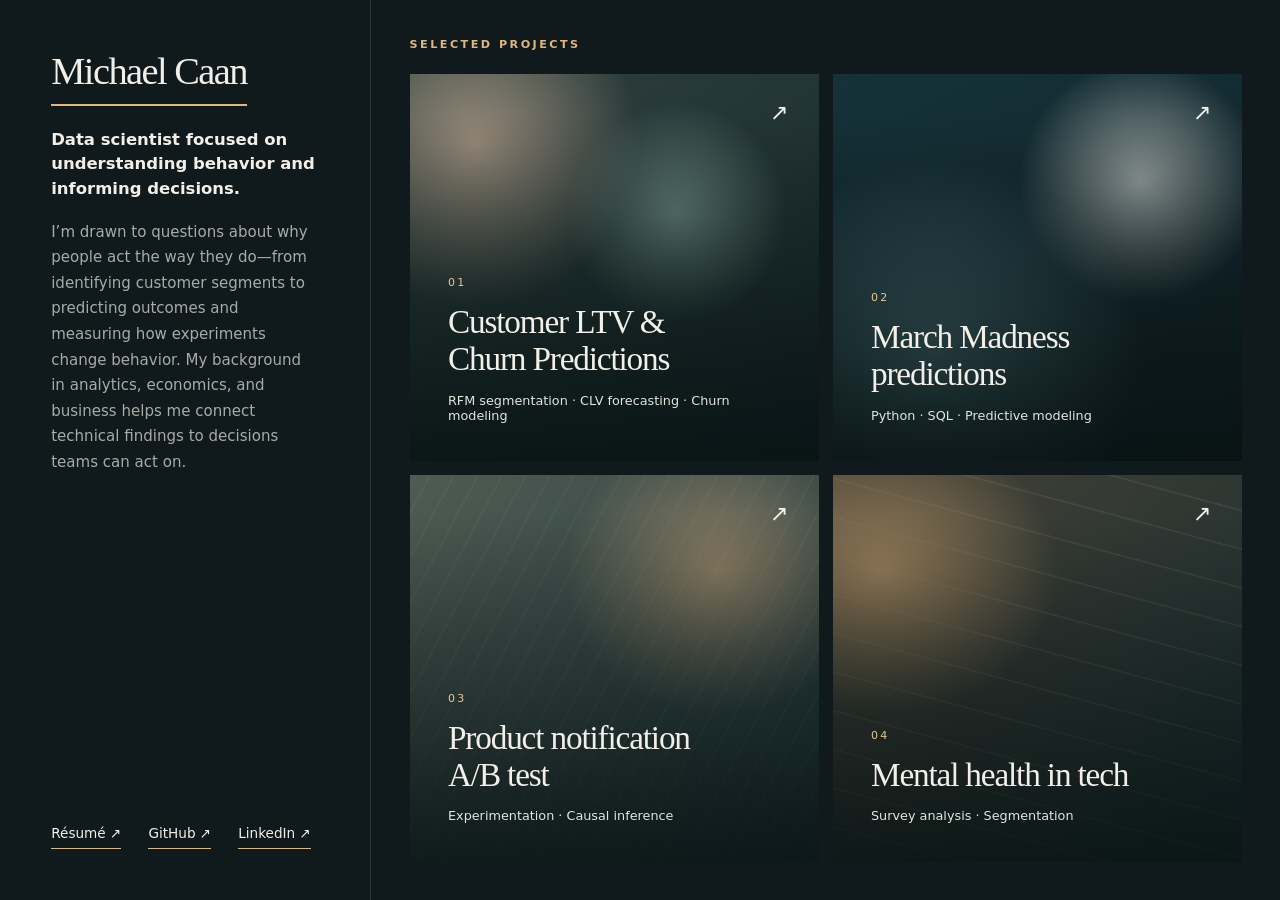
<file: index.html>
<!doctype html>
<html lang="en">
<head>
  <meta charset="utf-8">
  <meta name="viewport" content="width=device-width, initial-scale=1">
  <meta name="description" content="Michael Caan’s data science projects in experimentation, predictive modeling, and behavioral analysis.">
  <title>Michael Caan — Data Science</title>
  <link rel="canonical" href="https://mcaan.github.io/">
  <link rel="stylesheet" href="styles.css">
</head>
<body>
  <div class="shell">
    <aside class="sidebar" aria-label="Profile and navigation">
      <h1>Michael Caan</h1>
      <div class="bio">
        <p class="bio-lead">Data scientist focused on understanding behavior and informing decisions.</p>
        <p>I’m drawn to questions about why people act the way they do—from identifying customer segments to predicting outcomes and measuring how experiments change behavior. My background in analytics, economics, and business helps me connect technical findings to decisions teams can act on.</p>
      </div>
      <nav class="nav" aria-label="Main links"><a href="resume.html">Résumé ↗</a><a href="https://github.com/mcaan">GitHub ↗</a><a href="https://www.linkedin.com/in/mcaan/">LinkedIn ↗</a></nav>
    </aside>
    <main class="content" id="projects">
      <header class="top"><span class="eyebrow">Selected projects</span></header>
      <div class="grid">
        <!-- Project links currently open their GitHub repositories. Update them to rendered project pages when available. -->
        <a class="card four" href="projects/customer-ltv-churn.html" aria-label="View Customer LTV and Churn Predictions case study"><span class="arrow" aria-hidden="true">↗</span><div class="card-inner"><span class="number">01</span><h2>Customer LTV &amp;<br>Churn Predictions</h2><p>RFM segmentation · CLV forecasting · Churn modeling</p></div></a>
        <a class="card two" href="projects/march-madness.html" aria-label="View March Madness predictions case study"><span class="arrow" aria-hidden="true">↗</span><div class="card-inner"><span class="number">02</span><h2>March Madness predictions</h2><p>Python · SQL · Predictive modeling</p></div></a>
        <a class="card one" href="projects/notification-ab-test.html" aria-label="View Product notification A/B test case study"><span class="arrow" aria-hidden="true">↗</span><div class="card-inner"><span class="number">03</span><h2>Product notification<br>A/B test</h2><p>Experimentation · Causal inference</p></div></a>
        <a class="card three" href="projects/mental-health-tech.html" aria-label="View Mental health in tech case study"><span class="arrow" aria-hidden="true">↗</span><div class="card-inner"><span class="number">04</span><h2>Mental health in tech</h2><p>Survey analysis · Segmentation</p></div></a>
      </div>
    </main>
  </div>
</body>
</html>
</file>
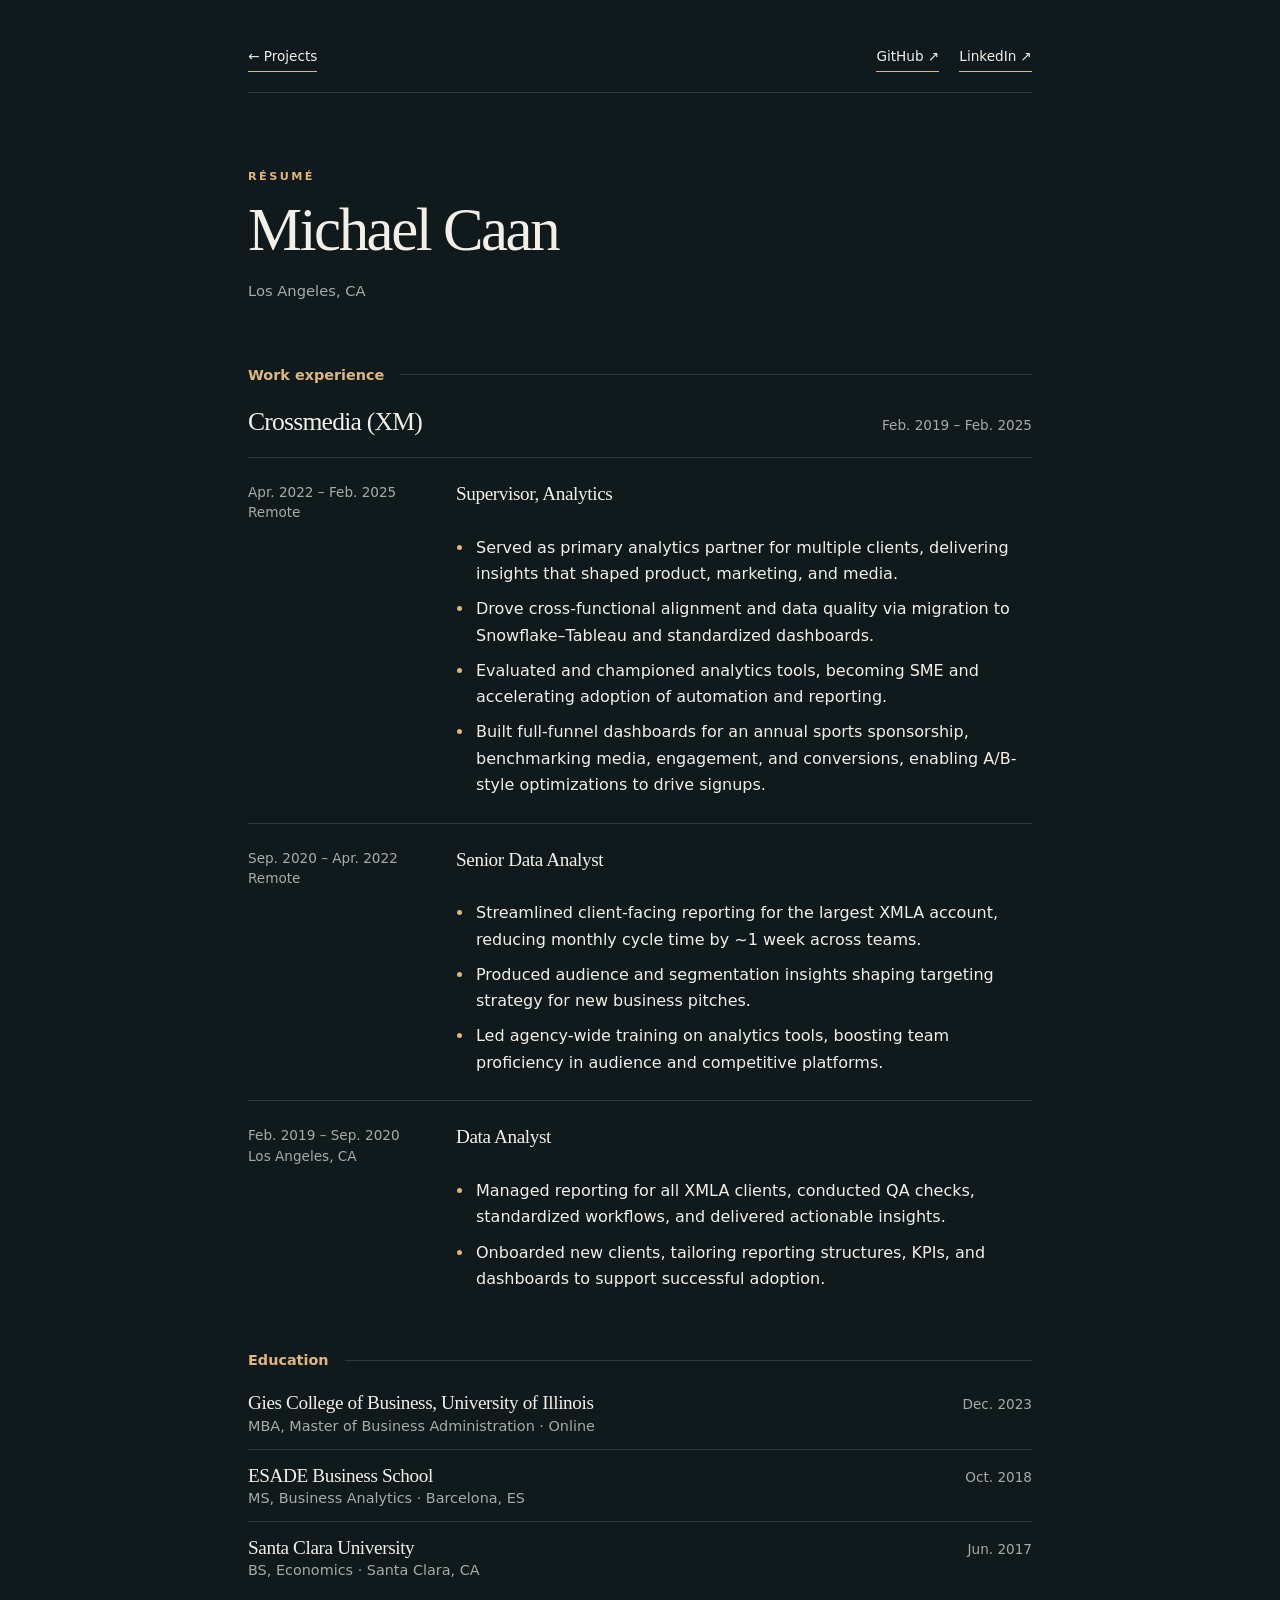
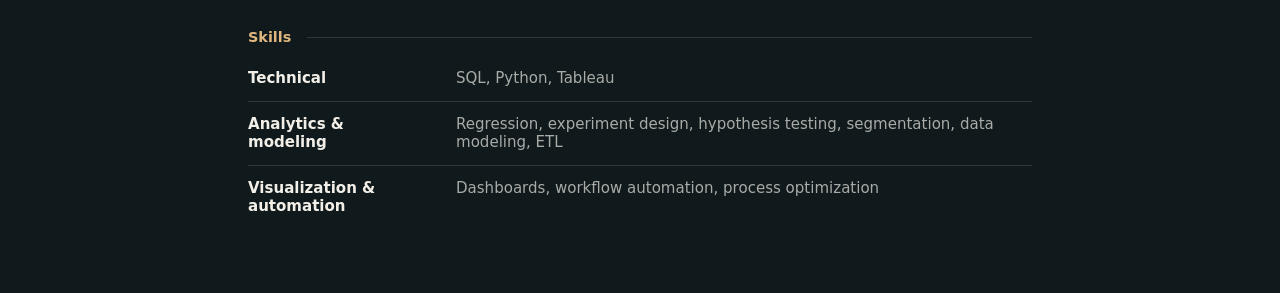
<file: resume.html>
<!doctype html>
<html lang="en">
<head>
  <meta charset="utf-8">
  <meta name="viewport" content="width=device-width, initial-scale=1">
  <meta name="description" content="Michael Caan's experience, education, and analytics skills.">
  <meta name="theme-color" content="#10191b">
  <title>Résumé — Michael Caan</title>
  <link rel="canonical" href="https://mcaan.github.io/resume.html">
  <link rel="stylesheet" href="styles.css">
  <style>
    /* Résumé page. Uses the tokens from styles.css: --ink, --muted, --line, --bg.
       The values below repeat them so the page still looks right if styles.css doesn't load. */
    :root { color-scheme: dark; --ink: #f2efe8; --muted: #a8aba8; --line: #ffffff20; --bg: #10191b; }
    body.resume-page { margin: 0; background: var(--bg); color: var(--ink); font-family: Inter, ui-sans-serif, system-ui, -apple-system, "Segoe UI", sans-serif; }
    .resume-shell { max-width: 52rem; margin: 0 auto; padding: clamp(22px, 4vw, 48px) 1.5rem 4rem; }

    .resume-nav { display: flex; justify-content: space-between; gap: 1rem; padding-bottom: 1.25rem; border-bottom: 1px solid var(--line); }
    .resume-nav a { text-decoration: none; border-bottom: 1px solid #dcb881; padding-bottom: 7px; font-size: .85rem; }
    .resume-nav a:hover { color: #e9bd79; }
    .nav-actions { display: flex; flex-wrap: wrap; justify-content: flex-end; gap: 1.25rem; }

    .resume-header { padding: clamp(36px, 7vw, 72px) 0 2rem; }
    .resume-header h1 { font-family: Georgia, serif; font-weight: 400; font-size: clamp(2.5rem, 6vw, 3.8rem); line-height: 1.05; letter-spacing: -.04em; margin: 14px 0 20px; }
    .resume-contact { display: flex; flex-wrap: wrap; gap: .5rem 1.75rem; color: var(--muted); font-size: .92rem; }
    .resume-contact a { text-decoration-color: #dcb881; text-underline-offset: 4px; }
    .resume-contact a:hover { color: #e9bd79; }

    .resume-section { padding-top: 2.25rem; }
    .resume-section h2 { display: flex; align-items: center; gap: 1rem; margin: 0 0 1.5rem; font-size: .9rem; font-weight: 600; color: #dfb77e; }
    .resume-section h2::after { content: ""; flex: 1; height: 1px; background: var(--line); }

    .resume-company { display: flex; flex-wrap: wrap; justify-content: space-between; align-items: baseline; gap: .25rem 1rem; margin-bottom: 1.25rem; }
    .resume-company h3 { margin: 0; font-family: Georgia, serif; font-weight: 400; font-size: 1.6rem; letter-spacing: -.03em; }
    .resume-company span { color: var(--muted); font-size: .85rem; }

    .resume-role { display: grid; grid-template-columns: 11rem 1fr; gap: .4rem 2rem; padding: 1.5rem 0; border-top: 1px solid var(--line); }
    .resume-role-head { display: contents; }
    .resume-role-head span { grid-column: 1; grid-row: 1; color: var(--muted); font-size: .85rem; line-height: 1.5; }
    .resume-role-head h4 { grid-column: 2; grid-row: 1; margin: 0; font-family: Georgia, serif; font-weight: 400; font-size: 1.2rem; letter-spacing: -.02em; line-height: 1.3; }
    .resume-role ul { grid-column: 2; grid-row: 2; margin: .35rem 0 0; padding-left: 1.1rem; }
    .resume-role li { margin-bottom: .55rem; padding-left: .15rem; max-width: 65ch; line-height: 1.65; font-size: 1rem; color: var(--ink); }
    .resume-role li::marker { color: #dfb77e; }
    .resume-role li:last-child { margin-bottom: 0; }

    .resume-entry { display: flex; justify-content: space-between; align-items: baseline; gap: .25rem 1.5rem; padding: .94rem 0; border-top: 1px solid var(--line); }
    .resume-entry:first-of-type { border-top: 0; padding-top: 0; }
    .resume-entry h3 { margin: 0; font-family: Georgia, serif; font-weight: 400; font-size: 1.2rem; letter-spacing: -.02em; }
    .resume-entry p { margin: .2rem 0 0; color: var(--muted); font-size: .9rem; }
    .resume-entry > span { flex-shrink: 0; color: var(--muted); font-size: .85rem; }

    .resume-skills { margin: 0; }
    .resume-skills > div { display: grid; grid-template-columns: 11rem 1fr; gap: .25rem 2rem; padding: .85rem 0; border-top: 1px solid var(--line); }
    .resume-skills > div:first-child { border-top: 0; padding-top: 0; }
    .resume-skills dt { font-weight: 600; font-size: .94rem; }
    .resume-skills dd { margin: 0; color: var(--muted); font-size: .94rem; max-width: 65ch; }

    @media (max-width: 640px) {
      .resume-shell { padding: 1.25rem 1.1rem 3rem; }
      .resume-role, .resume-skills > div { grid-template-columns: 1fr; gap: .15rem; }
      .resume-role-head span, .resume-role-head h4, .resume-role ul { grid-column: 1; }
      .resume-role-head h4 { grid-row: 1; }
      .resume-role-head span { grid-row: 2; margin-bottom: .5rem; }
      .resume-role ul { grid-row: 3; }
      .resume-entry { flex-direction: column; }
    }

    @media print {
      :root { --ink: #000; --muted: #444; --line: #ccc; --bg: #fff; }
      body { background: #fff; color: #000; font-size: 10.5pt; }
      .resume-nav { display: none; }
      .resume-shell { max-width: none; padding: 0; }
      .resume-header { padding: 0 0 1rem; }
      .resume-section h2 { color: #000; }
      .resume-role li { color: #000; }
      .resume-role { break-inside: avoid; padding: .9rem 0; }
      a { text-decoration: none; }
    }
  </style>
</head>
<body class="resume-page">
  <div class="resume-shell">
    <nav class="resume-nav" aria-label="Page navigation"><a href="index.html">← Projects</a><span class="nav-actions"><a href="https://github.com/mcaan">GitHub ↗</a><a href="https://www.linkedin.com/in/mcaan/">LinkedIn ↗</a></span></nav>
    <header class="resume-header">
      <span class="eyebrow">Résumé</span>
      <h1>Michael Caan</h1>
      <div class="resume-contact"><span>Los Angeles, CA</span></div>
    </header>
    <main>
      <section class="resume-section" aria-labelledby="experience"><h2 id="experience">Work experience</h2>
        <div class="resume-company"><h3>Crossmedia (XM)</h3><span>Feb. 2019 – Feb. 2025</span></div>
        <article class="resume-role"><div class="resume-role-head"><h4>Supervisor, Analytics</h4><span>Apr. 2022 – Feb. 2025<br>Remote</span></div><ul>
          <li>Served as primary analytics partner for multiple clients, delivering insights that shaped product, marketing, and media.</li>
          <li>Drove cross-functional alignment and data quality via migration to Snowflake–Tableau and standardized dashboards.</li>
          <li>Evaluated and championed analytics tools, becoming SME and accelerating adoption of automation and reporting.</li>
          <li>Built full-funnel dashboards for an annual sports sponsorship, benchmarking media, engagement, and conversions, enabling A/B-style optimizations to drive signups.</li>
        </ul></article>
        <article class="resume-role"><div class="resume-role-head"><h4>Senior Data Analyst</h4><span>Sep. 2020 – Apr. 2022<br>Remote</span></div><ul>
          <li>Streamlined client-facing reporting for the largest XMLA account, reducing monthly cycle time by ~1 week across teams.</li>
          <li>Produced audience and segmentation insights shaping targeting strategy for new business pitches.</li>
          <li>Led agency-wide training on analytics tools, boosting team proficiency in audience and competitive platforms.</li>
        </ul></article>
        <article class="resume-role"><div class="resume-role-head"><h4>Data Analyst</h4><span>Feb. 2019 – Sep. 2020<br>Los Angeles, CA</span></div><ul>
          <li>Managed reporting for all XMLA clients, conducted QA checks, standardized workflows, and delivered actionable insights.</li>
          <li>Onboarded new clients, tailoring reporting structures, KPIs, and dashboards to support successful adoption.</li>
        </ul></article>
      </section>
      <section class="resume-section" aria-labelledby="education"><h2 id="education">Education</h2>
        <div class="resume-entry"><div><h3>Gies College of Business, University of Illinois</h3><p>MBA, Master of Business Administration · Online</p></div><span>Dec. 2023</span></div>
        <div class="resume-entry"><div><h3>ESADE Business School</h3><p>MS, Business Analytics · Barcelona, ES</p></div><span>Oct. 2018</span></div>
        <div class="resume-entry"><div><h3>Santa Clara University</h3><p>BS, Economics · Santa Clara, CA</p></div><span>Jun. 2017</span></div>
      </section>
      <section class="resume-section" aria-labelledby="skills"><h2 id="skills">Skills</h2>
        <dl class="resume-skills"><div><dt>Technical</dt><dd>SQL, Python, Tableau</dd></div><div><dt>Analytics &amp; modeling</dt><dd>Regression, experiment design, hypothesis testing, segmentation, data modeling, ETL</dd></div><div><dt>Visualization &amp; automation</dt><dd>Dashboards, workflow automation, process optimization</dd></div></dl>
      </section>
    </main>
  </div>
</body>
</html>
</file>
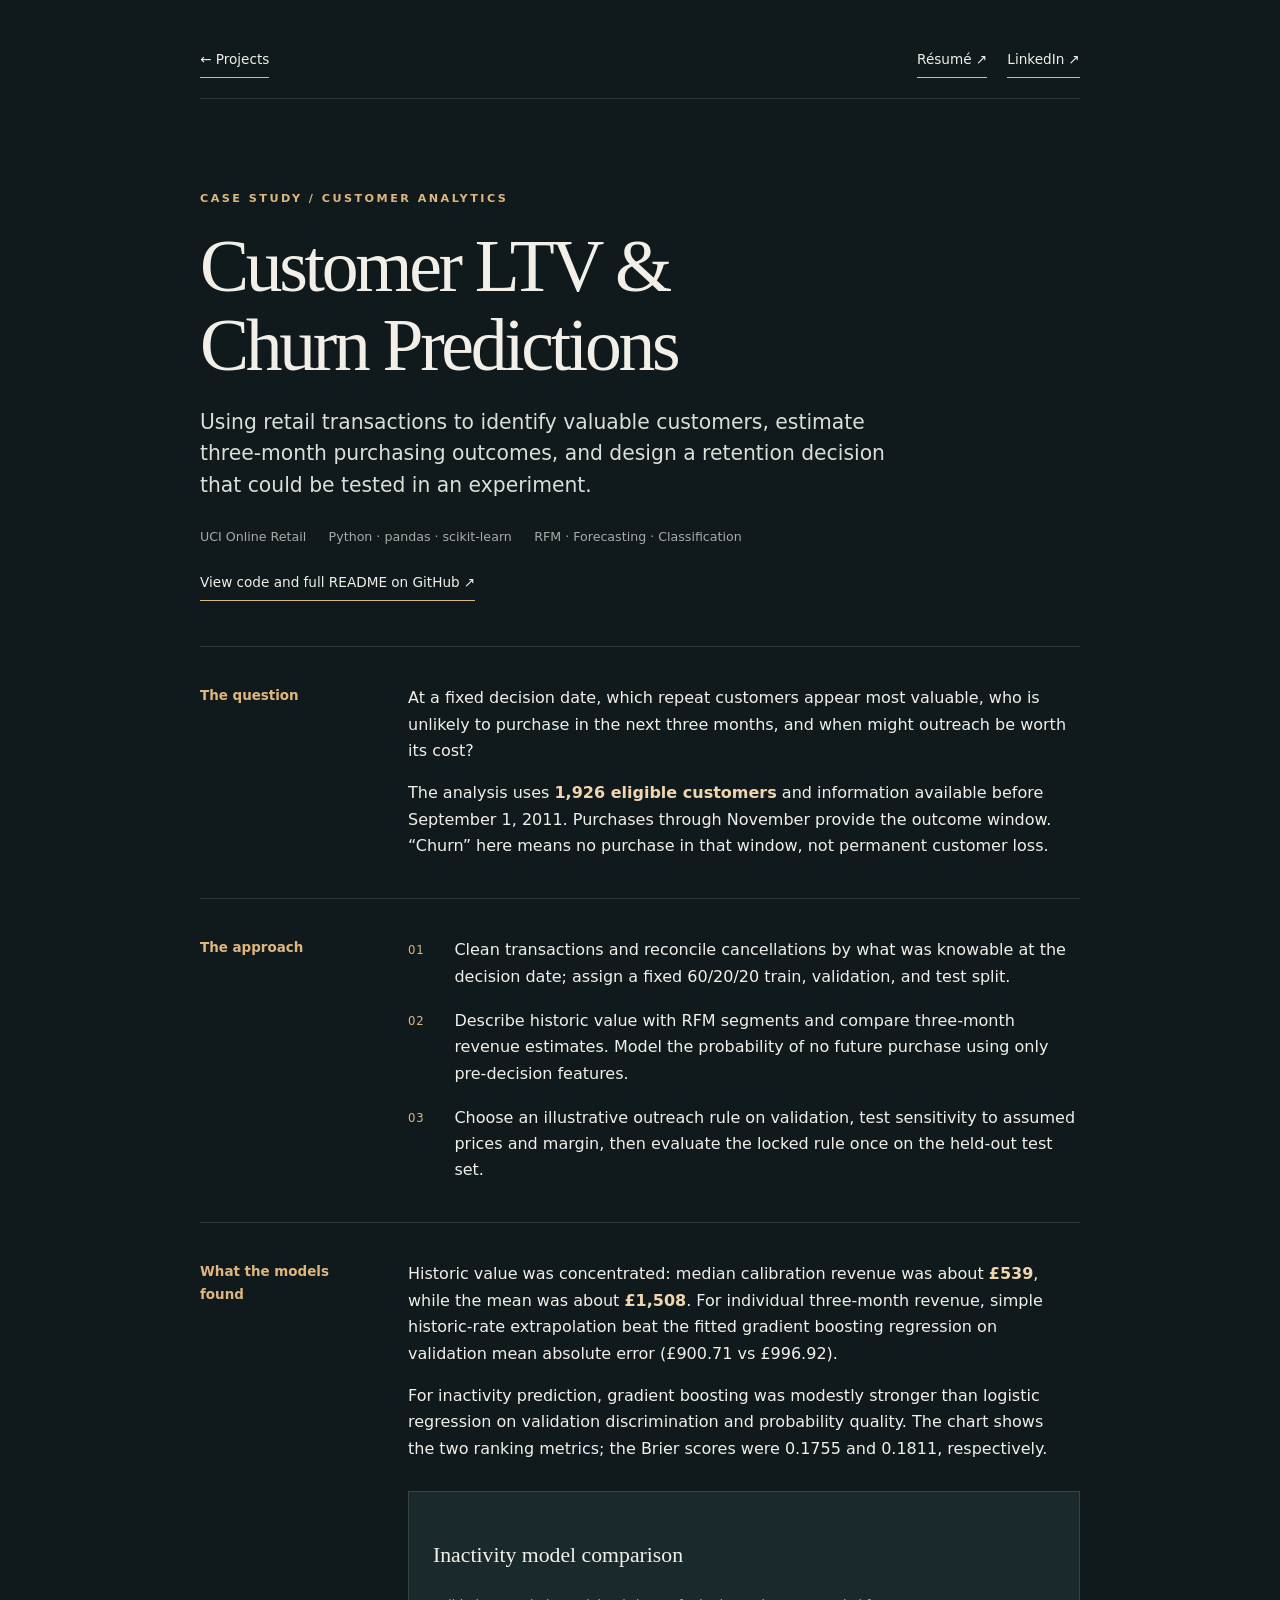
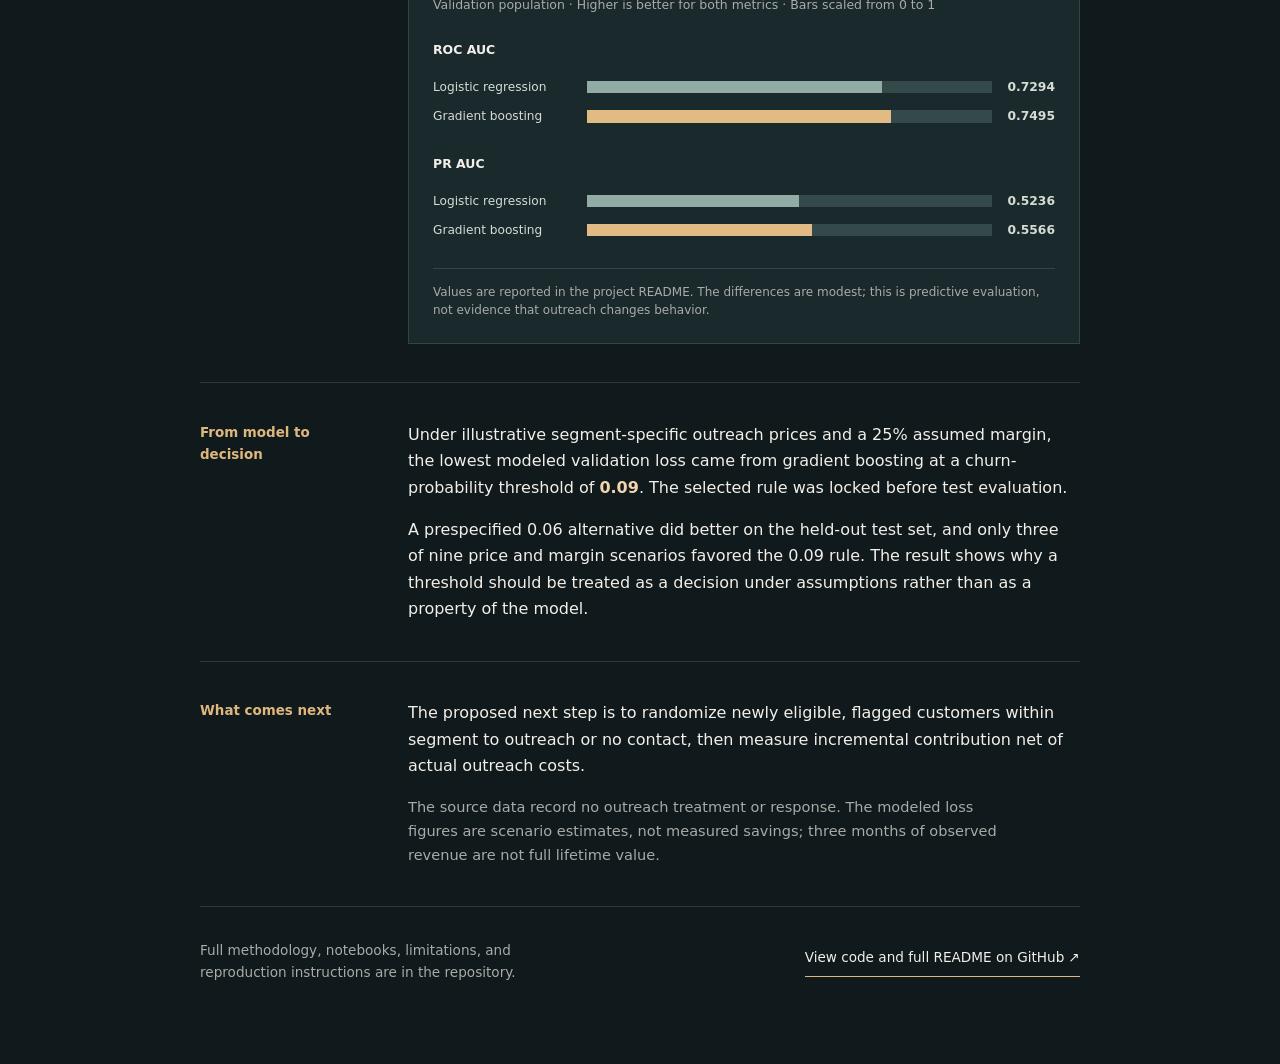
<file: projects/customer-ltv-churn.html>
<!doctype html>
<html lang="en">
<head>
  <meta charset="utf-8">
  <meta name="viewport" content="width=device-width, initial-scale=1">
  <meta name="description" content="A customer value and churn modeling case study by Michael Caan.">
  <meta name="theme-color" content="#10191b">
  <title>Customer LTV &amp; Churn Predictions — Michael Caan</title>
  <link rel="canonical" href="https://mcaan.github.io/projects/customer-ltv-churn.html">
  <link rel="stylesheet" href="../styles.css">
  <style>
    :root{color-scheme:dark;--ink:#f2efe8;--muted:#a8aba8;--line:#ffffff20;--bg:#10191b}
    body.case-page{margin:0;background:var(--bg);color:var(--ink);font-family:Inter,ui-sans-serif,system-ui,-apple-system,"Segoe UI",sans-serif;line-height:1.65}
    .case-shell{max-width:58rem;margin:0 auto;padding:clamp(22px,4vw,48px) 1.5rem 5rem}
    .case-nav{display:flex;justify-content:space-between;gap:1rem;padding-bottom:1.25rem;border-bottom:1px solid var(--line)}
    .case-nav a,.case-link{font-size:.85rem;text-decoration:none;border-bottom:1px solid #dcb881;padding-bottom:7px}.case-nav a:hover,.case-link:hover{color:#e9bd79}.nav-actions{display:flex;flex-wrap:wrap;justify-content:flex-end;gap:1.25rem}
    .case-header{padding:clamp(42px,8vw,85px) 0 2.8rem}.case-header h1{font-family:Georgia,serif;font-size:clamp(2.7rem,6vw,4.6rem);font-weight:400;letter-spacing:-.045em;line-height:1.08;margin:1rem 0 1.3rem;max-width:14ch}.lede{font-size:clamp(1.05rem,2vw,1.27rem);line-height:1.55;max-width:45rem;margin:0;color:#dadfd9}.meta{display:flex;flex-wrap:wrap;gap:.5rem 1.4rem;margin:1.65rem 0 0;font-size:.79rem;color:var(--muted)}.header-link{display:inline-block;margin-top:1.4rem}
    .case-section{border-top:1px solid var(--line);padding:2.4rem 0;display:grid;grid-template-columns:11rem 1fr;gap:2rem}.case-section h2{margin:0;color:#dfb77e;font-size:.84rem;font-weight:600}.case-section p{margin:0 0 1rem;max-width:65ch}.case-section p:last-child{margin-bottom:0}.case-section strong{color:#f1d5ae;font-weight:600}.case-section ul{margin:0;padding-left:1.2rem;max-width:65ch}.case-section li{margin:0 0 .8rem}.case-section li::marker{color:#dfb77e}
    .step-list{display:grid;gap:1.1rem}.step{display:grid;grid-template-columns:2.1rem 1fr;gap:.8rem}.step span{font-size:.73rem;letter-spacing:.08em;color:#dfb77e;padding-top:.25rem}.step p{margin:0}
    .figure{margin:1.8rem 0 0;padding:1.5rem;background:#1a292b;border:1px solid var(--line)}.figure h3{font-family:Georgia,serif;font-weight:400;font-size:1.36rem;margin:0 0:.4rem}.figure .sub{font-size:.78rem;color:var(--muted);margin-bottom:1.5rem}.metric{margin:1.1rem 0 1.7rem}.metric h4{font-size:.78rem;font-weight:600;margin:0 0:.75rem}.bar-row{display:grid;grid-template-columns:9rem minmax(0,1fr) 3.3rem;align-items:center;gap:.65rem;margin:.55rem 0;font-size:.76rem;color:#d5dcd6}.track{height:.76rem;background:#34494a;overflow:hidden}.fill{height:100%;background:#91aca4}.fill.best{background:#e2ba83}.bar-row b{text-align:right;font-variant-numeric:tabular-nums;font-size:.77rem;font-weight:600}.figure figcaption{border-top:1px solid var(--line);padding-top:.9rem;color:var(--muted);font-size:.75rem;line-height:1.5}
    .note{color:var(--muted);font-size:.91rem}.case-footer{border-top:1px solid var(--line);padding-top:2rem;display:flex;flex-wrap:wrap;justify-content:space-between;gap:1.5rem;align-items:center}.case-footer p{max-width:45ch;margin:0;color:var(--muted);font-size:.85rem}
    @media(max-width:680px){.case-section{grid-template-columns:1fr;gap:1rem}.case-section h2{margin-bottom:.3rem}.bar-row{grid-template-columns:7rem minmax(0,1fr) 3rem}.figure{padding:1rem}}
    @media print{body.case-page{background:white;color:black}.case-nav,.case-footer{display:none}.case-section{break-inside:avoid}.figure{background:white;color:black}.figure h3,.metric h4{color:black}}
  </style>
</head>
<body class="case-page">
  <div class="case-shell">
    <nav class="case-nav" aria-label="Page navigation"><a href="../index.html">← Projects</a><span class="nav-actions"><a href="../resume.html">Résumé ↗</a><a href="https://www.linkedin.com/in/mcaan/">LinkedIn ↗</a></span></nav>
    <header class="case-header">
      <span class="eyebrow">Case study / Customer analytics</span>
      <h1>Customer LTV &amp; Churn Predictions</h1>
      <p class="lede">Using retail transactions to identify valuable customers, estimate three-month purchasing outcomes, and design a retention decision that could be tested in an experiment.</p>
      <p class="meta"><span>UCI Online Retail</span><span>Python · pandas · scikit-learn</span><span>RFM · Forecasting · Classification</span></p>
      <a class="case-link header-link" href="https://github.com/mcaan/LTV-Churn-Online-Retail">View code and full README on GitHub ↗</a>
    </header>
    <main>
      <section class="case-section" aria-labelledby="question"><h2 id="question">The question</h2><div><p>At a fixed decision date, which repeat customers appear most valuable, who is unlikely to purchase in the next three months, and when might outreach be worth its cost?</p><p>The analysis uses <strong>1,926 eligible customers</strong> and information available before September 1, 2011. Purchases through November provide the outcome window. “Churn” here means no purchase in that window, not permanent customer loss.</p></div></section>
      <section class="case-section" aria-labelledby="approach"><h2 id="approach">The approach</h2><div class="step-list">
        <div class="step"><span>01</span><p>Clean transactions and reconcile cancellations by what was knowable at the decision date; assign a fixed 60/20/20 train, validation, and test split.</p></div>
        <div class="step"><span>02</span><p>Describe historic value with RFM segments and compare three-month revenue estimates. Model the probability of no future purchase using only pre-decision features.</p></div>
        <div class="step"><span>03</span><p>Choose an illustrative outreach rule on validation, test sensitivity to assumed prices and margin, then evaluate the locked rule once on the held-out test set.</p></div>
      </div></section>
      <section class="case-section" aria-labelledby="results"><h2 id="results">What the models found</h2><div><p>Historic value was concentrated: median calibration revenue was about <strong>£539</strong>, while the mean was about <strong>£1,508</strong>. For individual three-month revenue, simple historic-rate extrapolation beat the fitted gradient boosting regression on validation mean absolute error (£900.71 vs £996.92).</p><p>For inactivity prediction, gradient boosting was modestly stronger than logistic regression on validation discrimination and probability quality. The chart shows the two ranking metrics; the Brier scores were 0.1755 and 0.1811, respectively.</p>
        <figure class="figure" aria-labelledby="chart-title"><h3 id="chart-title">Inactivity model comparison</h3><p class="sub">Validation population · Higher is better for both metrics · Bars scaled from 0 to 1</p>
          <div class="metric"><h4>ROC AUC</h4><div class="bar-row"><span>Logistic regression</span><div class="track"><div class="fill" style="width:72.94%"></div></div><b>0.7294</b></div><div class="bar-row"><span>Gradient boosting</span><div class="track"><div class="fill best" style="width:74.95%"></div></div><b>0.7495</b></div></div>
          <div class="metric"><h4>PR AUC</h4><div class="bar-row"><span>Logistic regression</span><div class="track"><div class="fill" style="width:52.36%"></div></div><b>0.5236</b></div><div class="bar-row"><span>Gradient boosting</span><div class="track"><div class="fill best" style="width:55.66%"></div></div><b>0.5566</b></div></div>
          <figcaption>Values are reported in the project README. The differences are modest; this is predictive evaluation, not evidence that outreach changes behavior.</figcaption>
        </figure></div></section>
      <section class="case-section" aria-labelledby="decision"><h2 id="decision">From model to decision</h2><div><p>Under illustrative segment-specific outreach prices and a 25% assumed margin, the lowest modeled validation loss came from gradient boosting at a churn-probability threshold of <strong>0.09</strong>. The selected rule was locked before test evaluation.</p><p>A prespecified 0.06 alternative did better on the held-out test set, and only three of nine price and margin scenarios favored the 0.09 rule. The result shows why a threshold should be treated as a decision under assumptions rather than as a property of the model.</p></div></section>
      <section class="case-section" aria-labelledby="next"><h2 id="next">What comes next</h2><div><p>The proposed next step is to randomize newly eligible, flagged customers within segment to outreach or no contact, then measure incremental contribution net of actual outreach costs.</p><p class="note">The source data record no outreach treatment or response. The modeled loss figures are scenario estimates, not measured savings; three months of observed revenue are not full lifetime value.</p></div></section>
    </main>
    <footer class="case-footer"><p>Full methodology, notebooks, limitations, and reproduction instructions are in the repository.</p><a class="case-link" href="https://github.com/mcaan/LTV-Churn-Online-Retail">View code and full README on GitHub ↗</a></footer>
  </div>
</body>
</html>
</file>
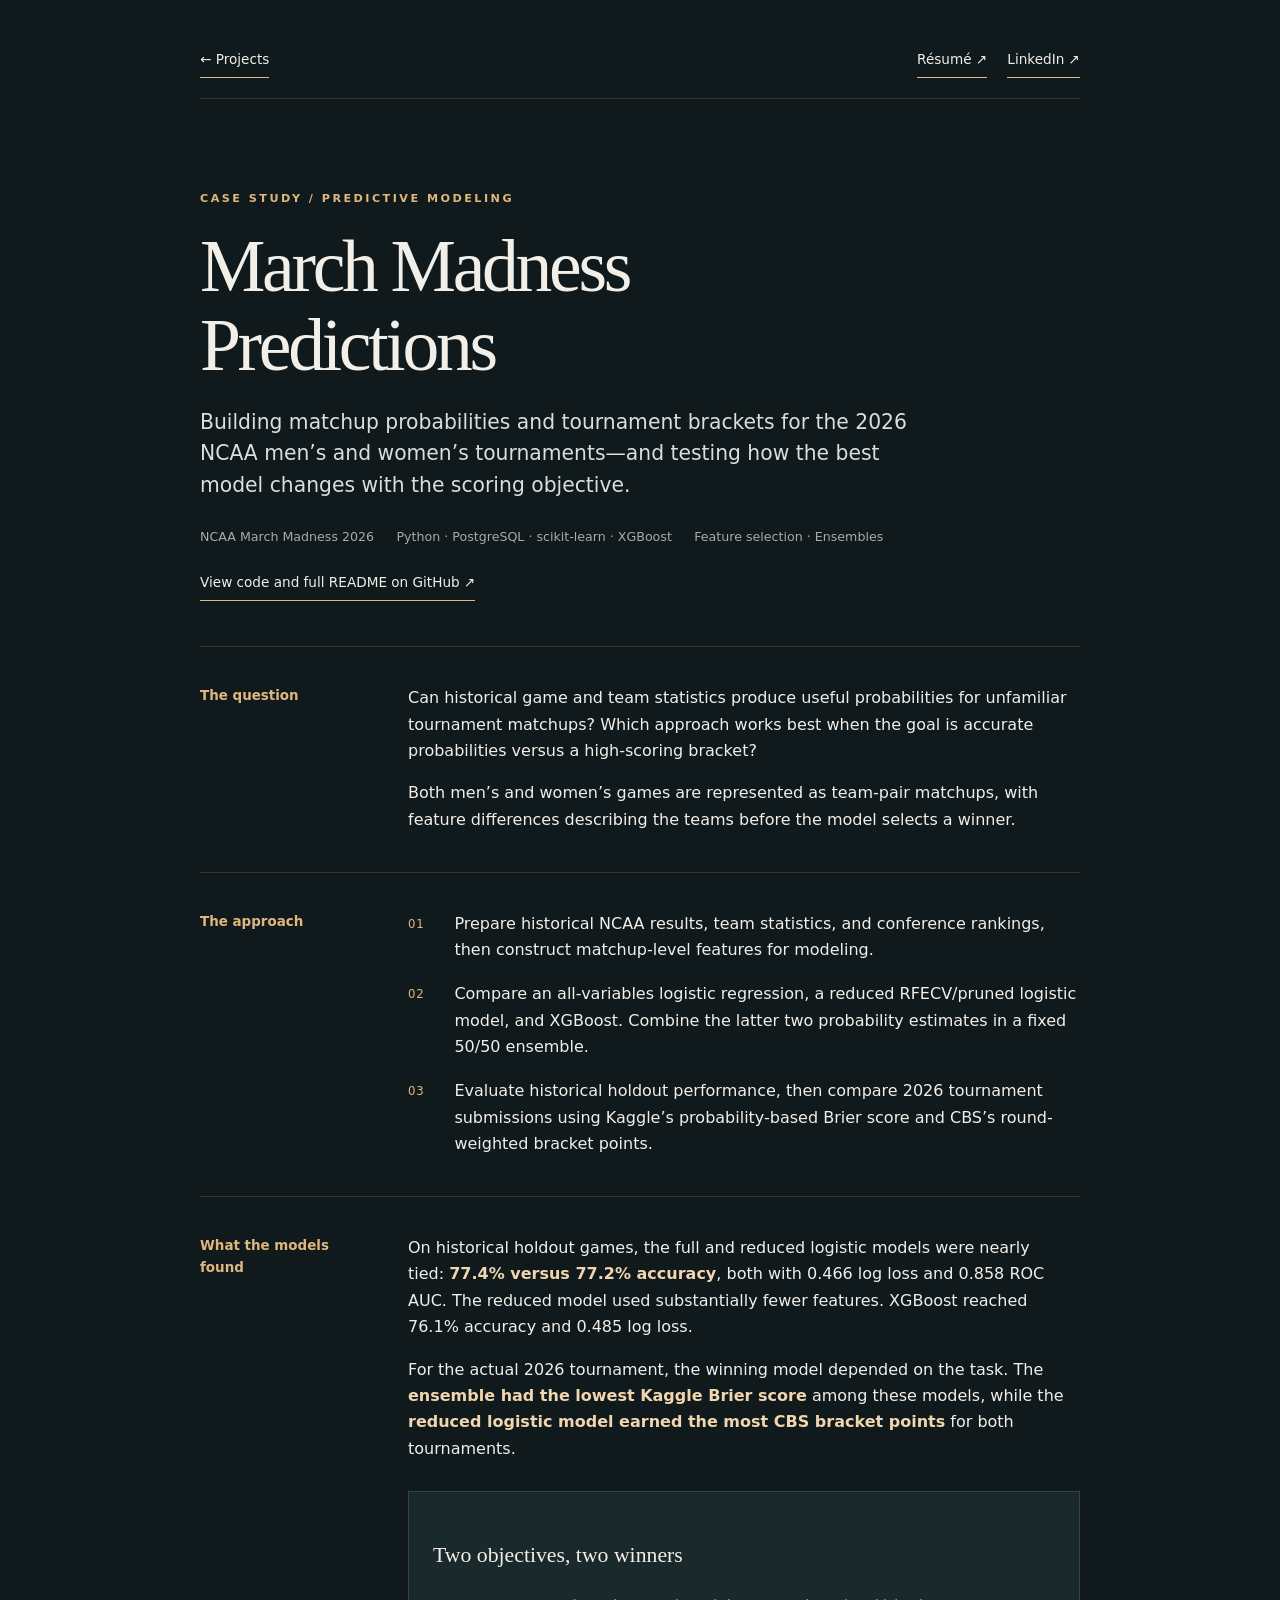
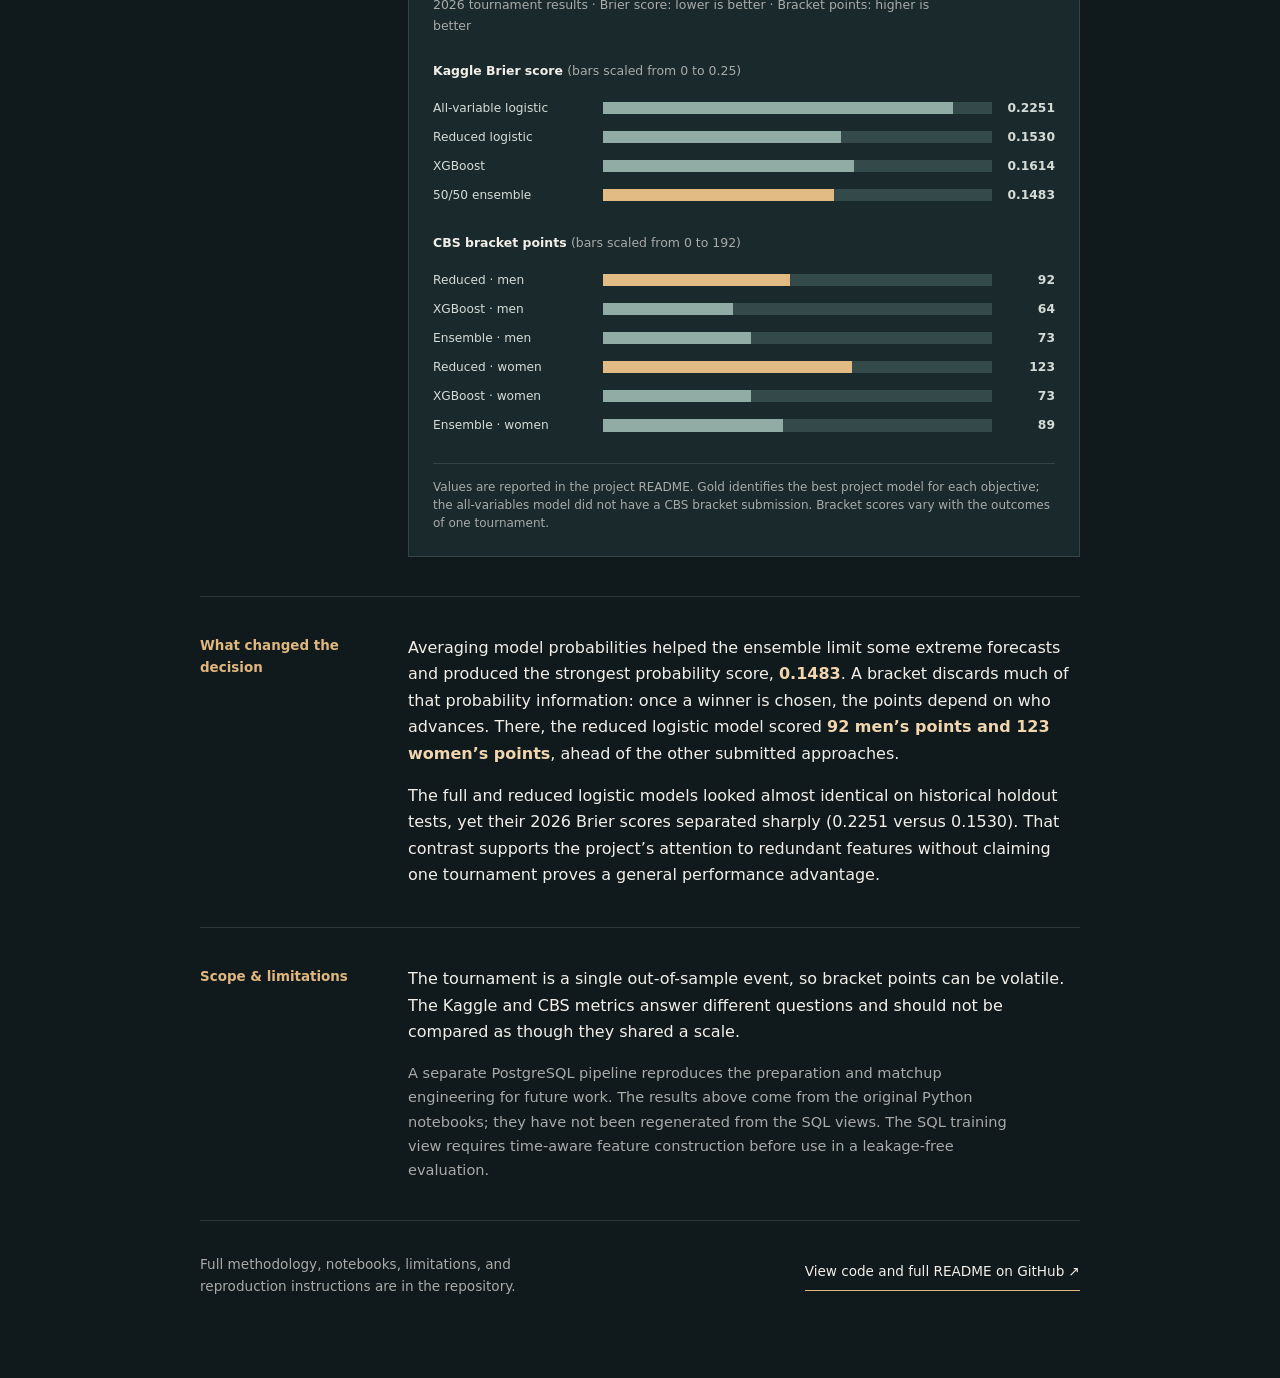
<file: projects/march-madness.html>
<!doctype html>
<html lang="en">
<head>
  <meta charset="utf-8">
  <meta name="viewport" content="width=device-width, initial-scale=1">
  <meta name="description" content="Michael Caan's NCAA March Madness predictive modeling case study.">
  <meta name="theme-color" content="#10191b">
  <title>March Madness Predictions — Michael Caan</title>
  <link rel="canonical" href="https://mcaan.github.io/projects/march-madness.html">
  <link rel="stylesheet" href="../styles.css">
  <style>
    :root{color-scheme:dark;--ink:#f2efe8;--muted:#a8aba8;--line:#ffffff20;--bg:#10191b}
    body.case-page{margin:0;background:var(--bg);color:var(--ink);font-family:Inter,ui-sans-serif,system-ui,-apple-system,"Segoe UI",sans-serif;line-height:1.65}
    .case-shell{max-width:58rem;margin:0 auto;padding:clamp(22px,4vw,48px) 1.5rem 5rem}
    .case-nav{display:flex;justify-content:space-between;gap:1rem;padding-bottom:1.25rem;border-bottom:1px solid var(--line)}
    .case-nav a,.case-link{font-size:.85rem;text-decoration:none;border-bottom:1px solid #dcb881;padding-bottom:7px}.case-nav a:hover,.case-link:hover{color:#e9bd79}.nav-actions{display:flex;flex-wrap:wrap;justify-content:flex-end;gap:1.25rem}
    .case-header{padding:clamp(42px,8vw,85px) 0 2.8rem}.case-header h1{font-family:Georgia,serif;font-size:clamp(2.7rem,6vw,4.6rem);font-weight:400;letter-spacing:-.045em;line-height:1.08;margin:1rem 0 1.3rem;max-width:14ch}.lede{font-size:clamp(1.05rem,2vw,1.27rem);line-height:1.55;max-width:45rem;margin:0;color:#dadfd9}.meta{display:flex;flex-wrap:wrap;gap:.5rem 1.4rem;margin:1.65rem 0 0;font-size:.79rem;color:var(--muted)}.header-link{display:inline-block;margin-top:1.4rem}
    .case-section{border-top:1px solid var(--line);padding:2.4rem 0;display:grid;grid-template-columns:11rem 1fr;gap:2rem}.case-section h2{margin:0;color:#dfb77e;font-size:.84rem;font-weight:600}.case-section p{margin:0 0 1rem;max-width:65ch}.case-section p:last-child{margin-bottom:0}.case-section strong{color:#f1d5ae;font-weight:600}.case-section ul{margin:0;padding-left:1.2rem;max-width:65ch}.case-section li{margin:0 0 .8rem}.case-section li::marker{color:#dfb77e}
    .step-list{display:grid;gap:1.1rem}.step{display:grid;grid-template-columns:2.1rem 1fr;gap:.8rem}.step span{font-size:.73rem;letter-spacing:.08em;color:#dfb77e;padding-top:.25rem}.step p{margin:0}
    .figure .bar-row{grid-template-columns:10rem minmax(0,1fr) 3.3rem}.figure{margin:1.8rem 0 0;padding:1.5rem;background:#1a292b;border:1px solid var(--line)}.figure h3{font-family:Georgia,serif;font-weight:400;font-size:1.36rem;margin:0 0:.4rem}.figure .sub{font-size:.78rem;color:var(--muted);margin-bottom:1.5rem}.metric{margin:1.1rem 0 1.7rem}.metric h4{font-size:.78rem;font-weight:600;margin:0 0:.75rem}.bar-row{display:grid;grid-template-columns:9rem minmax(0,1fr) 3.3rem;align-items:center;gap:.65rem;margin:.55rem 0;font-size:.76rem;color:#d5dcd6}.track{height:.76rem;background:#34494a;overflow:hidden}.fill{height:100%;background:#91aca4}.fill.best{background:#e2ba83}.bar-row b{text-align:right;font-variant-numeric:tabular-nums;font-size:.77rem;font-weight:600}.figure figcaption{border-top:1px solid var(--line);padding-top:.9rem;color:var(--muted);font-size:.75rem;line-height:1.5}
    .note{color:var(--muted);font-size:.91rem}.case-footer{border-top:1px solid var(--line);padding-top:2rem;display:flex;flex-wrap:wrap;justify-content:space-between;gap:1.5rem;align-items:center}.case-footer p{max-width:45ch;margin:0;color:var(--muted);font-size:.85rem}
    @media(max-width:680px){.figure .bar-row{grid-template-columns:8rem minmax(0,1fr) 3rem}.case-section{grid-template-columns:1fr;gap:1rem}.case-section h2{margin-bottom:.3rem}.bar-row{grid-template-columns:7rem minmax(0,1fr) 3rem}.figure{padding:1rem}}
    @media print{body.case-page{background:white;color:black}.case-nav,.case-footer{display:none}.case-section{break-inside:avoid}.figure{background:white;color:black}.figure h3,.metric h4{color:black}}
  </style>
</head>
<body class="case-page">
  <div class="case-shell">
    <nav class="case-nav" aria-label="Page navigation"><a href="../index.html">← Projects</a><span class="nav-actions"><a href="../resume.html">Résumé ↗</a><a href="https://www.linkedin.com/in/mcaan/">LinkedIn ↗</a></span></nav>
    <header class="case-header">
      <span class="eyebrow">Case study / Predictive modeling</span>
      <h1>March Madness Predictions</h1>
      <p class="lede">Building matchup probabilities and tournament brackets for the 2026 NCAA men’s and women’s tournaments—and testing how the best model changes with the scoring objective.</p>
      <p class="meta"><span>NCAA March Madness 2026</span><span>Python · PostgreSQL · scikit-learn · XGBoost</span><span>Feature selection · Ensembles</span></p>
      <a class="case-link header-link" href="https://github.com/mcaan/NCAA-March-Madness-2026">View code and full README on GitHub ↗</a>
    </header>
    <main>
      <section class="case-section" aria-labelledby="question"><h2 id="question">The question</h2><div><p>Can historical game and team statistics produce useful probabilities for unfamiliar tournament matchups? Which approach works best when the goal is accurate probabilities versus a high-scoring bracket?</p><p>Both men’s and women’s games are represented as team-pair matchups, with feature differences describing the teams before the model selects a winner.</p></div></section>
      <section class="case-section" aria-labelledby="approach"><h2 id="approach">The approach</h2><div class="step-list">
        <div class="step"><span>01</span><p>Prepare historical NCAA results, team statistics, and conference rankings, then construct matchup-level features for modeling.</p></div>
        <div class="step"><span>02</span><p>Compare an all-variables logistic regression, a reduced RFECV/pruned logistic model, and XGBoost. Combine the latter two probability estimates in a fixed 50/50 ensemble.</p></div>
        <div class="step"><span>03</span><p>Evaluate historical holdout performance, then compare 2026 tournament submissions using Kaggle’s probability-based Brier score and CBS’s round-weighted bracket points.</p></div>
      </div></section>
      <section class="case-section" aria-labelledby="results"><h2 id="results">What the models found</h2><div><p>On historical holdout games, the full and reduced logistic models were nearly tied: <strong>77.4% versus 77.2% accuracy</strong>, both with 0.466 log loss and 0.858 ROC AUC. The reduced model used substantially fewer features. XGBoost reached 76.1% accuracy and 0.485 log loss.</p><p>For the actual 2026 tournament, the winning model depended on the task. The <strong>ensemble had the lowest Kaggle Brier score</strong> among these models, while the <strong>reduced logistic model earned the most CBS bracket points</strong> for both tournaments.</p>
        <figure class="figure" aria-labelledby="chart-title"><h3 id="chart-title">Two objectives, two winners</h3><p class="sub">2026 tournament results · Brier score: lower is better · Bracket points: higher is better</p>
          <div class="metric"><h4>Kaggle Brier score <span style="color:var(--muted);font-weight:400">(bars scaled from 0 to 0.25)</span></h4>
            <div class="bar-row"><span>All-variable logistic</span><div class="track"><div class="fill" style="width:90.04%"></div></div><b>0.2251</b></div>
            <div class="bar-row"><span>Reduced logistic</span><div class="track"><div class="fill" style="width:61.2%"></div></div><b>0.1530</b></div>
            <div class="bar-row"><span>XGBoost</span><div class="track"><div class="fill" style="width:64.56%"></div></div><b>0.1614</b></div>
            <div class="bar-row"><span>50/50 ensemble</span><div class="track"><div class="fill best" style="width:59.32%"></div></div><b>0.1483</b></div>
          </div>
          <div class="metric"><h4>CBS bracket points <span style="color:var(--muted);font-weight:400">(bars scaled from 0 to 192)</span></h4>
            <div class="bar-row"><span>Reduced · men</span><div class="track"><div class="fill best" style="width:47.92%"></div></div><b>92</b></div>
            <div class="bar-row"><span>XGBoost · men</span><div class="track"><div class="fill" style="width:33.33%"></div></div><b>64</b></div>
            <div class="bar-row"><span>Ensemble · men</span><div class="track"><div class="fill" style="width:38.02%"></div></div><b>73</b></div>
            <div class="bar-row"><span>Reduced · women</span><div class="track"><div class="fill best" style="width:64.06%"></div></div><b>123</b></div>
            <div class="bar-row"><span>XGBoost · women</span><div class="track"><div class="fill" style="width:38.02%"></div></div><b>73</b></div>
            <div class="bar-row"><span>Ensemble · women</span><div class="track"><div class="fill" style="width:46.35%"></div></div><b>89</b></div>
          </div>
          <figcaption>Values are reported in the project README. Gold identifies the best project model for each objective; the all-variables model did not have a CBS bracket submission. Bracket scores vary with the outcomes of one tournament.</figcaption>
        </figure></div></section>
      <section class="case-section" aria-labelledby="interpretation"><h2 id="interpretation">What changed the decision</h2><div><p>Averaging model probabilities helped the ensemble limit some extreme forecasts and produced the strongest probability score, <strong>0.1483</strong>. A bracket discards much of that probability information: once a winner is chosen, the points depend on who advances. There, the reduced logistic model scored <strong>92 men’s points and 123 women’s points</strong>, ahead of the other submitted approaches.</p><p>The full and reduced logistic models looked almost identical on historical holdout tests, yet their 2026 Brier scores separated sharply (0.2251 versus 0.1530). That contrast supports the project’s attention to redundant features without claiming one tournament proves a general performance advantage.</p></div></section>
      <section class="case-section" aria-labelledby="limits"><h2 id="limits">Scope &amp; limitations</h2><div><p>The tournament is a single out-of-sample event, so bracket points can be volatile. The Kaggle and CBS metrics answer different questions and should not be compared as though they shared a scale.</p><p class="note">A separate PostgreSQL pipeline reproduces the preparation and matchup engineering for future work. The results above come from the original Python notebooks; they have not been regenerated from the SQL views. The SQL training view requires time-aware feature construction before use in a leakage-free evaluation.</p></div></section>
    </main>
    <footer class="case-footer"><p>Full methodology, notebooks, limitations, and reproduction instructions are in the repository.</p><a class="case-link" href="https://github.com/mcaan/NCAA-March-Madness-2026">View code and full README on GitHub ↗</a></footer>
  </div>
</body>
</html>
</file>
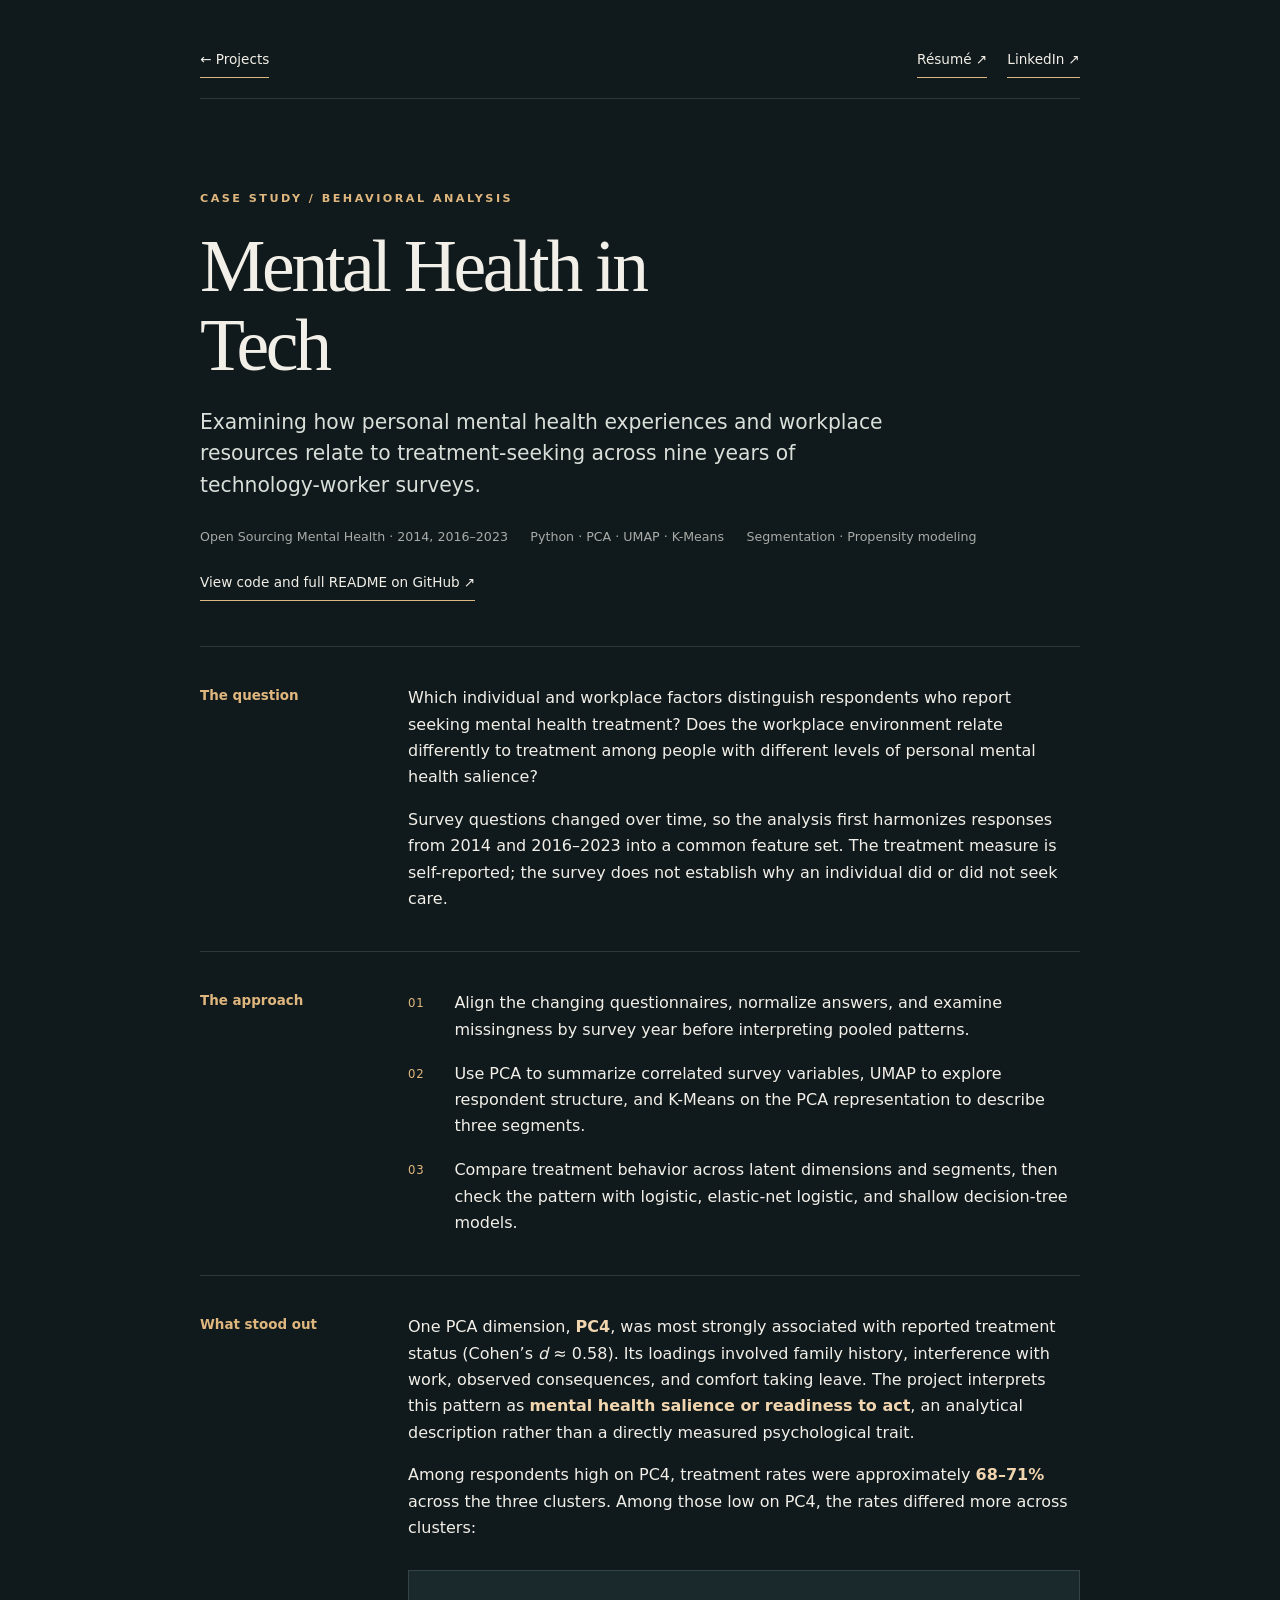
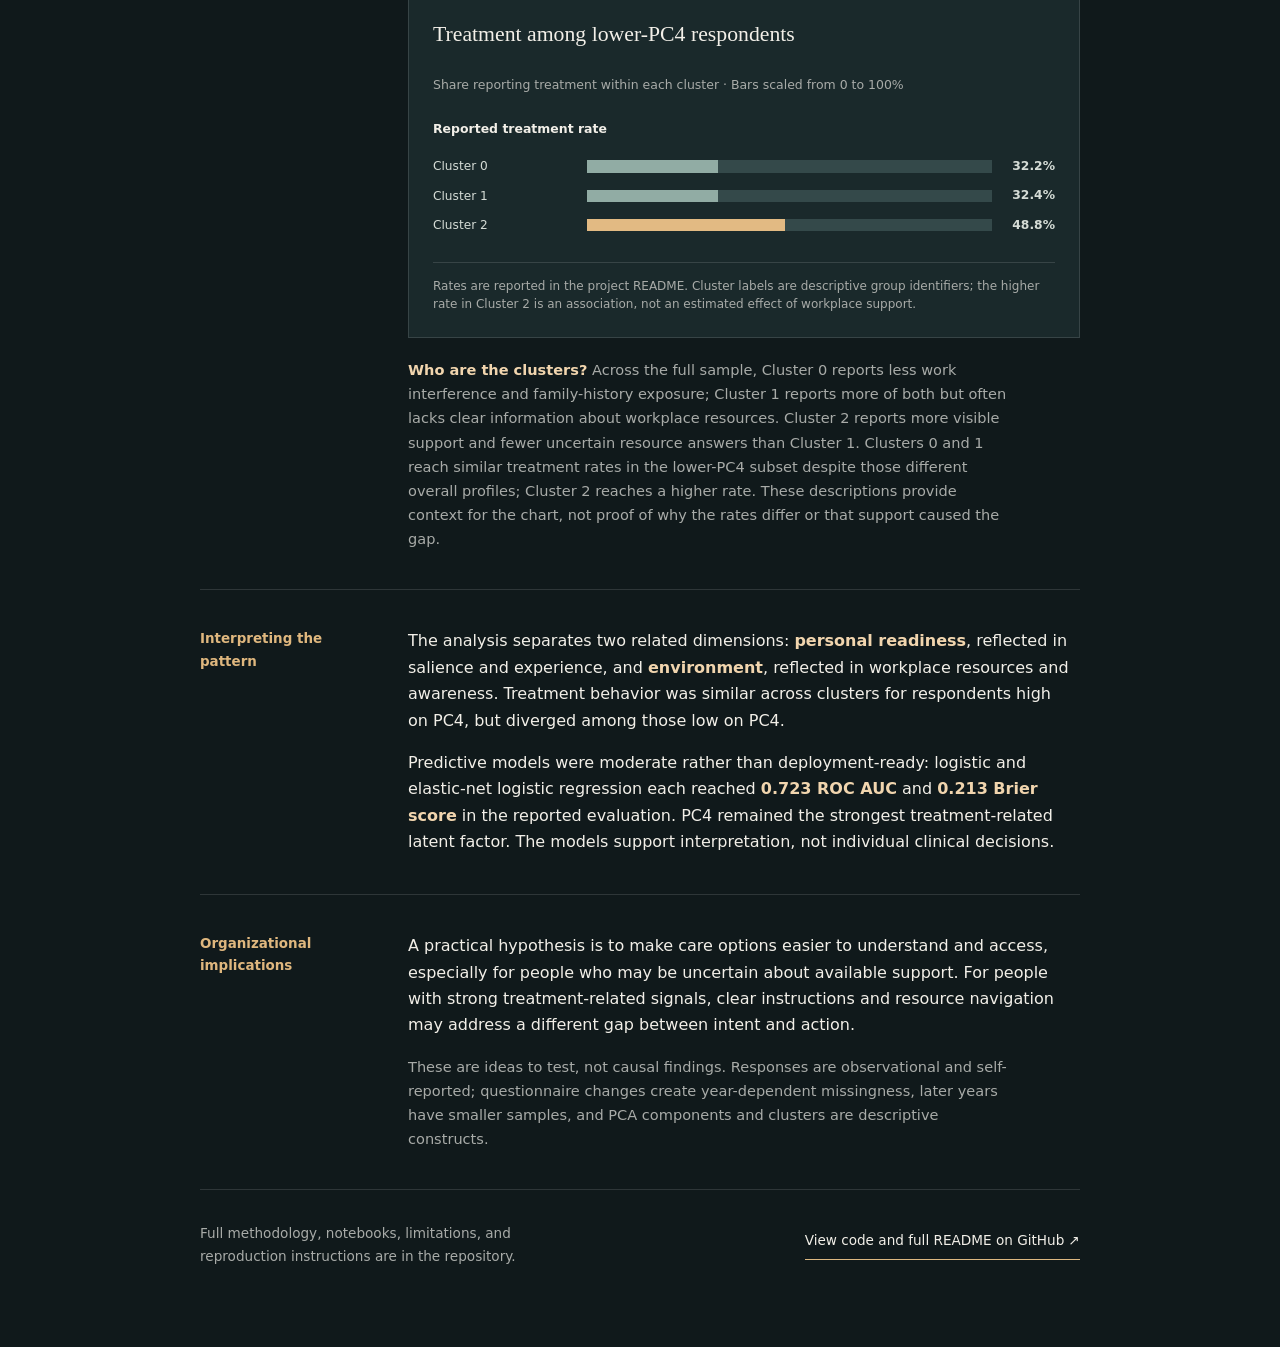
<file: projects/mental-health-tech.html>
<!doctype html>
<html lang="en">
<head>
  <meta charset="utf-8">
  <meta name="viewport" content="width=device-width, initial-scale=1">
  <meta name="description" content="Michael Caan's Mental Health in Tech survey analysis case study.">
  <meta name="theme-color" content="#10191b">
  <title>Mental Health in Tech — Michael Caan</title>
  <link rel="canonical" href="https://mcaan.github.io/projects/mental-health-tech.html">
  <link rel="stylesheet" href="../styles.css">
  <style>
    :root{color-scheme:dark;--ink:#f2efe8;--muted:#a8aba8;--line:#ffffff20;--bg:#10191b}
    body.case-page{margin:0;background:var(--bg);color:var(--ink);font-family:Inter,ui-sans-serif,system-ui,-apple-system,"Segoe UI",sans-serif;line-height:1.65}
    .case-shell{max-width:58rem;margin:0 auto;padding:clamp(22px,4vw,48px) 1.5rem 5rem}
    .case-nav{display:flex;justify-content:space-between;gap:1rem;padding-bottom:1.25rem;border-bottom:1px solid var(--line)}
    .case-nav a,.case-link{font-size:.85rem;text-decoration:none;border-bottom:1px solid #dcb881;padding-bottom:7px}.case-nav a:hover,.case-link:hover{color:#e9bd79}.nav-actions{display:flex;flex-wrap:wrap;justify-content:flex-end;gap:1.25rem}
    .case-header{padding:clamp(42px,8vw,85px) 0 2.8rem}.case-header h1{font-family:Georgia,serif;font-size:clamp(2.7rem,6vw,4.6rem);font-weight:400;letter-spacing:-.045em;line-height:1.08;margin:1rem 0 1.3rem;max-width:14ch}.lede{font-size:clamp(1.05rem,2vw,1.27rem);line-height:1.55;max-width:45rem;margin:0;color:#dadfd9}.meta{display:flex;flex-wrap:wrap;gap:.5rem 1.4rem;margin:1.65rem 0 0;font-size:.79rem;color:var(--muted)}.header-link{display:inline-block;margin-top:1.4rem}
    .case-section{border-top:1px solid var(--line);padding:2.4rem 0;display:grid;grid-template-columns:11rem 1fr;gap:2rem}.case-section h2{margin:0;color:#dfb77e;font-size:.84rem;font-weight:600}.case-section p{margin:0 0 1rem;max-width:65ch}.case-section p:last-child{margin-bottom:0}.case-section strong{color:#f1d5ae;font-weight:600}.case-section ul{margin:0;padding-left:1.2rem;max-width:65ch}.case-section li{margin:0 0 .8rem}.case-section li::marker{color:#dfb77e}
    .step-list{display:grid;gap:1.1rem}.step{display:grid;grid-template-columns:2.1rem 1fr;gap:.8rem}.step span{font-size:.73rem;letter-spacing:.08em;color:#dfb77e;padding-top:.25rem}.step p{margin:0}
    .figure{margin:1.8rem 0 0;padding:1.5rem;background:#1a292b;border:1px solid var(--line)}.figure h3{font-family:Georgia,serif;font-weight:400;font-size:1.36rem;margin:0 0:.4rem}.figure .sub{font-size:.78rem;color:var(--muted);margin-bottom:1.5rem}.metric{margin:1.1rem 0 1.7rem}.metric h4{font-size:.78rem;font-weight:600;margin:0 0:.75rem}.bar-row{display:grid;grid-template-columns:9rem minmax(0,1fr) 3.3rem;align-items:center;gap:.65rem;margin:.55rem 0;font-size:.76rem;color:#d5dcd6}.track{height:.76rem;background:#34494a;overflow:hidden}.fill{height:100%;background:#91aca4}.fill.highlight{background:#e2ba83}.bar-row b{text-align:right;font-variant-numeric:tabular-nums;font-size:.77rem;font-weight:600}.figure figcaption{border-top:1px solid var(--line);padding-top:.9rem;color:var(--muted);font-size:.75rem;line-height:1.5}
    .note{color:var(--muted);font-size:.91rem}.case-footer{border-top:1px solid var(--line);padding-top:2rem;display:flex;flex-wrap:wrap;justify-content:space-between;gap:1.5rem;align-items:center}.case-footer p{max-width:45ch;margin:0;color:var(--muted);font-size:.85rem}
    @media(max-width:680px){.case-section{grid-template-columns:1fr;gap:1rem}.case-section h2{margin-bottom:.3rem}.bar-row{grid-template-columns:7rem minmax(0,1fr) 3rem}.figure{padding:1rem}}
    @media print{body.case-page{background:white;color:black}.case-nav,.case-footer{display:none}.case-section{break-inside:avoid}.figure{background:white;color:black}.figure h3,.metric h4{color:black}}
  </style>
</head>
<body class="case-page">
  <div class="case-shell">
    <nav class="case-nav" aria-label="Page navigation"><a href="../index.html">← Projects</a><span class="nav-actions"><a href="../resume.html">Résumé ↗</a><a href="https://www.linkedin.com/in/mcaan/">LinkedIn ↗</a></span></nav>
    <header class="case-header">
      <span class="eyebrow">Case study / Behavioral analysis</span>
      <h1>Mental Health in Tech</h1>
      <p class="lede">Examining how personal mental health experiences and workplace resources relate to treatment-seeking across nine years of technology-worker surveys.</p>
      <p class="meta"><span>Open Sourcing Mental Health · 2014, 2016–2023</span><span>Python · PCA · UMAP · K-Means</span><span>Segmentation · Propensity modeling</span></p>
      <a class="case-link header-link" href="https://github.com/mcaan/Open-Sourcing-Mental-Health">View code and full README on GitHub ↗</a>
    </header>
    <main>
      <section class="case-section" aria-labelledby="question"><h2 id="question">The question</h2><div><p>Which individual and workplace factors distinguish respondents who report seeking mental health treatment? Does the workplace environment relate differently to treatment among people with different levels of personal mental health salience?</p><p>Survey questions changed over time, so the analysis first harmonizes responses from 2014 and 2016–2023 into a common feature set. The treatment measure is self-reported; the survey does not establish why an individual did or did not seek care.</p></div></section>
      <section class="case-section" aria-labelledby="approach"><h2 id="approach">The approach</h2><div class="step-list">
        <div class="step"><span>01</span><p>Align the changing questionnaires, normalize answers, and examine missingness by survey year before interpreting pooled patterns.</p></div>
        <div class="step"><span>02</span><p>Use PCA to summarize correlated survey variables, UMAP to explore respondent structure, and K-Means on the PCA representation to describe three segments.</p></div>
        <div class="step"><span>03</span><p>Compare treatment behavior across latent dimensions and segments, then check the pattern with logistic, elastic-net logistic, and shallow decision-tree models.</p></div>
      </div></section>
      <section class="case-section" aria-labelledby="results"><h2 id="results">What stood out</h2><div><p>One PCA dimension, <strong>PC4</strong>, was most strongly associated with reported treatment status (Cohen’s <em>d</em> ≈ 0.58). Its loadings involved family history, interference with work, observed consequences, and comfort taking leave. The project interprets this pattern as <strong>mental health salience or readiness to act</strong>, an analytical description rather than a directly measured psychological trait.</p><p>Among respondents high on PC4, treatment rates were approximately <strong>68–71%</strong> across the three clusters. Among those low on PC4, the rates differed more across clusters:</p>
        <figure class="figure" aria-labelledby="chart-title"><h3 id="chart-title">Treatment among lower-PC4 respondents</h3><p class="sub">Share reporting treatment within each cluster · Bars scaled from 0 to 100%</p>
          <div class="metric"><h4>Reported treatment rate</h4>
            <div class="bar-row"><span>Cluster 0</span><div class="track"><div class="fill" style="width:32.2%"></div></div><b>32.2%</b></div>
            <div class="bar-row"><span>Cluster 1</span><div class="track"><div class="fill" style="width:32.4%"></div></div><b>32.4%</b></div>
            <div class="bar-row"><span>Cluster 2</span><div class="track"><div class="fill highlight" style="width:48.8%"></div></div><b>48.8%</b></div>
          </div>
          <figcaption>Rates are reported in the project README. Cluster labels are descriptive group identifiers; the higher rate in Cluster 2 is an association, not an estimated effect of workplace support.</figcaption>
        </figure>
        <p class="note" style="margin-top:1.25rem"><strong>Who are the clusters?</strong> Across the full sample, Cluster 0 reports less work interference and family-history exposure; Cluster 1 reports more of both but often lacks clear information about workplace resources. Cluster 2 reports more visible support and fewer uncertain resource answers than Cluster 1. Clusters 0 and 1 reach similar treatment rates in the lower-PC4 subset despite those different overall profiles; Cluster 2 reaches a higher rate. These descriptions provide context for the chart, not proof of why the rates differ or that support caused the gap.</p></div></section>
      <section class="case-section" aria-labelledby="interpretation"><h2 id="interpretation">Interpreting the pattern</h2><div><p>The analysis separates two related dimensions: <strong>personal readiness</strong>, reflected in salience and experience, and <strong>environment</strong>, reflected in workplace resources and awareness. Treatment behavior was similar across clusters for respondents high on PC4, but diverged among those low on PC4.</p><p>Predictive models were moderate rather than deployment-ready: logistic and elastic-net logistic regression each reached <strong>0.723 ROC AUC</strong> and <strong>0.213 Brier score</strong> in the reported evaluation. PC4 remained the strongest treatment-related latent factor. The models support interpretation, not individual clinical decisions.</p></div></section>
      <section class="case-section" aria-labelledby="next"><h2 id="next">Organizational implications</h2><div><p>A practical hypothesis is to make care options easier to understand and access, especially for people who may be uncertain about available support. For people with strong treatment-related signals, clear instructions and resource navigation may address a different gap between intent and action.</p><p class="note">These are ideas to test, not causal findings. Responses are observational and self-reported; questionnaire changes create year-dependent missingness, later years have smaller samples, and PCA components and clusters are descriptive constructs.</p></div></section>
    </main>
    <footer class="case-footer"><p>Full methodology, notebooks, limitations, and reproduction instructions are in the repository.</p><a class="case-link" href="https://github.com/mcaan/Open-Sourcing-Mental-Health">View code and full README on GitHub ↗</a></footer>
  </div>
</body>
</html>
</file>
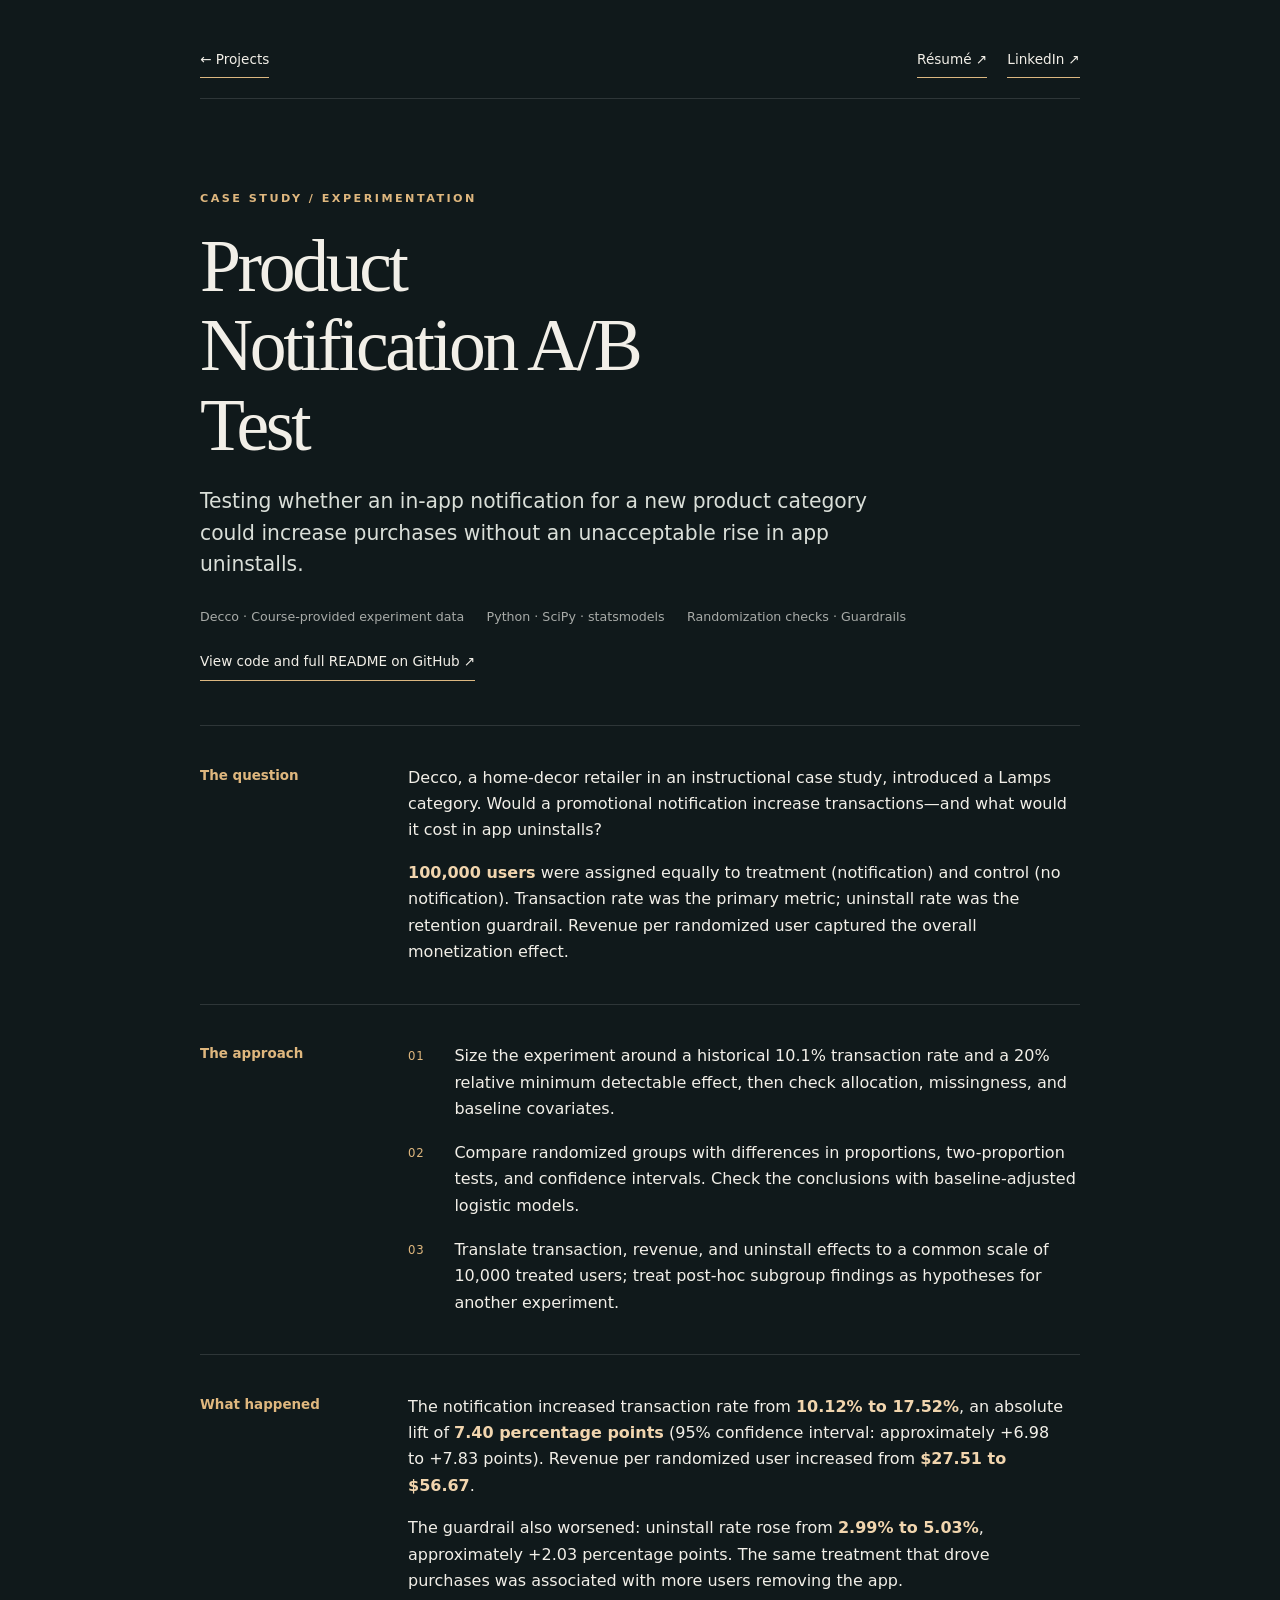
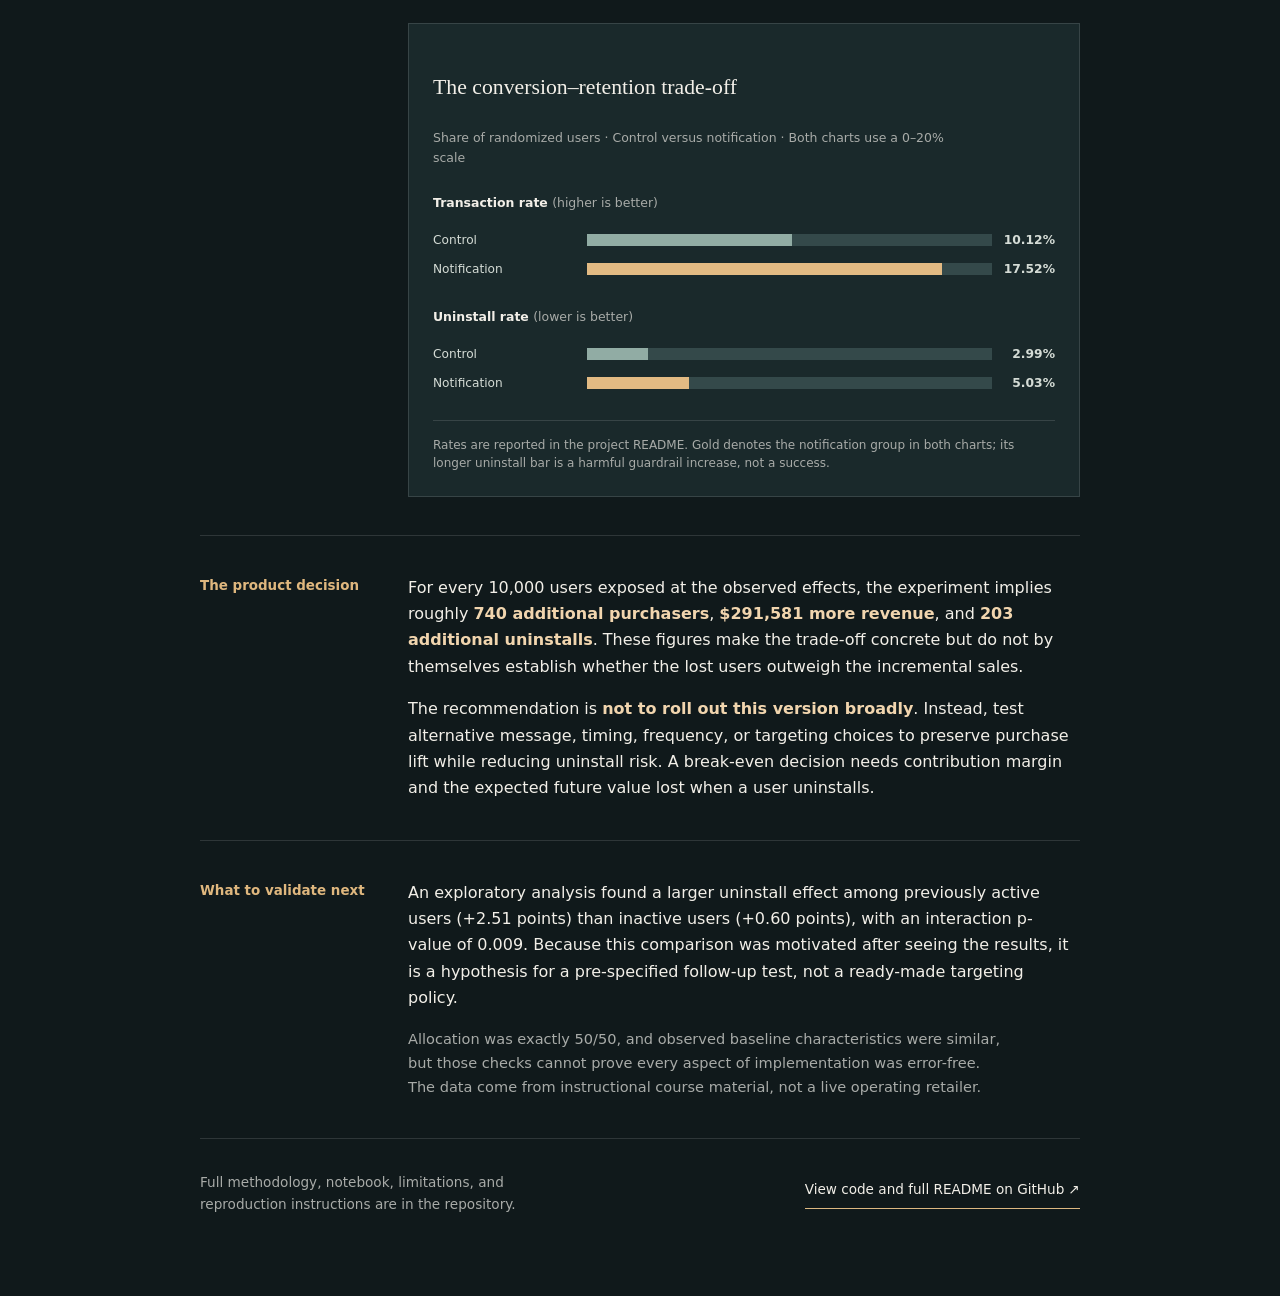
<file: projects/notification-ab-test.html>
<!doctype html>
<html lang="en">
<head>
  <meta charset="utf-8">
  <meta name="viewport" content="width=device-width, initial-scale=1">
  <meta name="description" content="Michael Caan's product notification A/B test case study.">
  <meta name="theme-color" content="#10191b">
  <title>Product Notification A/B Test — Michael Caan</title>
  <link rel="canonical" href="https://mcaan.github.io/projects/notification-ab-test.html">
  <link rel="stylesheet" href="../styles.css">
  <style>
    :root{color-scheme:dark;--ink:#f2efe8;--muted:#a8aba8;--line:#ffffff20;--bg:#10191b}
    body.case-page{margin:0;background:var(--bg);color:var(--ink);font-family:Inter,ui-sans-serif,system-ui,-apple-system,"Segoe UI",sans-serif;line-height:1.65}
    .case-shell{max-width:58rem;margin:0 auto;padding:clamp(22px,4vw,48px) 1.5rem 5rem}
    .case-nav{display:flex;justify-content:space-between;gap:1rem;padding-bottom:1.25rem;border-bottom:1px solid var(--line)}
    .case-nav a,.case-link{font-size:.85rem;text-decoration:none;border-bottom:1px solid #dcb881;padding-bottom:7px}.case-nav a:hover,.case-link:hover{color:#e9bd79}.nav-actions{display:flex;flex-wrap:wrap;justify-content:flex-end;gap:1.25rem}
    .case-header{padding:clamp(42px,8vw,85px) 0 2.8rem}.case-header h1{font-family:Georgia,serif;font-size:clamp(2.7rem,6vw,4.6rem);font-weight:400;letter-spacing:-.045em;line-height:1.08;margin:1rem 0 1.3rem;max-width:14ch}.lede{font-size:clamp(1.05rem,2vw,1.27rem);line-height:1.55;max-width:45rem;margin:0;color:#dadfd9}.meta{display:flex;flex-wrap:wrap;gap:.5rem 1.4rem;margin:1.65rem 0 0;font-size:.79rem;color:var(--muted)}.header-link{display:inline-block;margin-top:1.4rem}
    .case-section{border-top:1px solid var(--line);padding:2.4rem 0;display:grid;grid-template-columns:11rem 1fr;gap:2rem}.case-section h2{margin:0;color:#dfb77e;font-size:.84rem;font-weight:600}.case-section p{margin:0 0 1rem;max-width:65ch}.case-section p:last-child{margin-bottom:0}.case-section strong{color:#f1d5ae;font-weight:600}.case-section ul{margin:0;padding-left:1.2rem;max-width:65ch}.case-section li{margin:0 0 .8rem}.case-section li::marker{color:#dfb77e}
    .step-list{display:grid;gap:1.1rem}.step{display:grid;grid-template-columns:2.1rem 1fr;gap:.8rem}.step span{font-size:.73rem;letter-spacing:.08em;color:#dfb77e;padding-top:.25rem}.step p{margin:0}
    .figure{margin:1.8rem 0 0;padding:1.5rem;background:#1a292b;border:1px solid var(--line)}.figure h3{font-family:Georgia,serif;font-weight:400;font-size:1.36rem;margin:0 0:.4rem}.figure .sub{font-size:.78rem;color:var(--muted);margin-bottom:1.5rem}.metric{margin:1.1rem 0 1.7rem}.metric h4{font-size:.78rem;font-weight:600;margin:0 0:.75rem}.bar-row{display:grid;grid-template-columns:9rem minmax(0,1fr) 3.3rem;align-items:center;gap:.65rem;margin:.55rem 0;font-size:.76rem;color:#d5dcd6}.track{height:.76rem;background:#34494a;overflow:hidden}.fill{height:100%;background:#91aca4}.fill.treatment{background:#e2ba83}.bar-row b{text-align:right;font-variant-numeric:tabular-nums;font-size:.77rem;font-weight:600}.figure figcaption{border-top:1px solid var(--line);padding-top:.9rem;color:var(--muted);font-size:.75rem;line-height:1.5}
    .note{color:var(--muted);font-size:.91rem}.case-footer{border-top:1px solid var(--line);padding-top:2rem;display:flex;flex-wrap:wrap;justify-content:space-between;gap:1.5rem;align-items:center}.case-footer p{max-width:45ch;margin:0;color:var(--muted);font-size:.85rem}
    @media(max-width:680px){.case-section{grid-template-columns:1fr;gap:1rem}.case-section h2{margin-bottom:.3rem}.bar-row{grid-template-columns:7rem minmax(0,1fr) 3rem}.figure{padding:1rem}}
    @media print{body.case-page{background:white;color:black}.case-nav,.case-footer{display:none}.case-section{break-inside:avoid}.figure{background:white;color:black}.figure h3,.metric h4{color:black}}
  </style>
</head>
<body class="case-page">
  <div class="case-shell">
    <nav class="case-nav" aria-label="Page navigation"><a href="../index.html">← Projects</a><span class="nav-actions"><a href="../resume.html">Résumé ↗</a><a href="https://www.linkedin.com/in/mcaan/">LinkedIn ↗</a></span></nav>
    <header class="case-header">
      <span class="eyebrow">Case study / Experimentation</span>
      <h1>Product Notification A/B Test</h1>
      <p class="lede">Testing whether an in-app notification for a new product category could increase purchases without an unacceptable rise in app uninstalls.</p>
      <p class="meta"><span>Decco · Course-provided experiment data</span><span>Python · SciPy · statsmodels</span><span>Randomization checks · Guardrails</span></p>
      <a class="case-link header-link" href="https://github.com/mcaan/Product-Notification-AB-Test">View code and full README on GitHub ↗</a>
    </header>
    <main>
      <section class="case-section" aria-labelledby="question"><h2 id="question">The question</h2><div><p>Decco, a home-decor retailer in an instructional case study, introduced a Lamps category. Would a promotional notification increase transactions—and what would it cost in app uninstalls?</p><p><strong>100,000 users</strong> were assigned equally to treatment (notification) and control (no notification). Transaction rate was the primary metric; uninstall rate was the retention guardrail. Revenue per randomized user captured the overall monetization effect.</p></div></section>
      <section class="case-section" aria-labelledby="approach"><h2 id="approach">The approach</h2><div class="step-list">
        <div class="step"><span>01</span><p>Size the experiment around a historical 10.1% transaction rate and a 20% relative minimum detectable effect, then check allocation, missingness, and baseline covariates.</p></div>
        <div class="step"><span>02</span><p>Compare randomized groups with differences in proportions, two-proportion tests, and confidence intervals. Check the conclusions with baseline-adjusted logistic models.</p></div>
        <div class="step"><span>03</span><p>Translate transaction, revenue, and uninstall effects to a common scale of 10,000 treated users; treat post-hoc subgroup findings as hypotheses for another experiment.</p></div>
      </div></section>
      <section class="case-section" aria-labelledby="results"><h2 id="results">What happened</h2><div><p>The notification increased transaction rate from <strong>10.12% to 17.52%</strong>, an absolute lift of <strong>7.40 percentage points</strong> (95% confidence interval: approximately +6.98 to +7.83 points). Revenue per randomized user increased from <strong>$27.51 to $56.67</strong>.</p><p>The guardrail also worsened: uninstall rate rose from <strong>2.99% to 5.03%</strong>, approximately +2.03 percentage points. The same treatment that drove purchases was associated with more users removing the app.</p>
        <figure class="figure" aria-labelledby="chart-title"><h3 id="chart-title">The conversion–retention trade-off</h3><p class="sub">Share of randomized users · Control versus notification · Both charts use a 0–20% scale</p>
          <div class="metric"><h4>Transaction rate <span style="color:var(--muted);font-weight:400">(higher is better)</span></h4>
            <div class="bar-row"><span>Control</span><div class="track"><div class="fill" style="width:50.6%"></div></div><b>10.12%</b></div>
            <div class="bar-row"><span>Notification</span><div class="track"><div class="fill treatment" style="width:87.6%"></div></div><b>17.52%</b></div>
          </div>
          <div class="metric"><h4>Uninstall rate <span style="color:var(--muted);font-weight:400">(lower is better)</span></h4>
            <div class="bar-row"><span>Control</span><div class="track"><div class="fill" style="width:14.95%"></div></div><b>2.99%</b></div>
            <div class="bar-row"><span>Notification</span><div class="track"><div class="fill treatment" style="width:25.15%"></div></div><b>5.03%</b></div>
          </div>
          <figcaption>Rates are reported in the project README. Gold denotes the notification group in both charts; its longer uninstall bar is a harmful guardrail increase, not a success.</figcaption>
        </figure></div></section>
      <section class="case-section" aria-labelledby="decision"><h2 id="decision">The product decision</h2><div><p>For every 10,000 users exposed at the observed effects, the experiment implies roughly <strong>740 additional purchasers</strong>, <strong>$291,581 more revenue</strong>, and <strong>203 additional uninstalls</strong>. These figures make the trade-off concrete but do not by themselves establish whether the lost users outweigh the incremental sales.</p><p>The recommendation is <strong>not to roll out this version broadly</strong>. Instead, test alternative message, timing, frequency, or targeting choices to preserve purchase lift while reducing uninstall risk. A break-even decision needs contribution margin and the expected future value lost when a user uninstalls.</p></div></section>
      <section class="case-section" aria-labelledby="limits"><h2 id="limits">What to validate next</h2><div><p>An exploratory analysis found a larger uninstall effect among previously active users (+2.51 points) than inactive users (+0.60 points), with an interaction p-value of 0.009. Because this comparison was motivated after seeing the results, it is a hypothesis for a pre-specified follow-up test, not a ready-made targeting policy.</p><p class="note">Allocation was exactly 50/50, and observed baseline characteristics were similar, but those checks cannot prove every aspect of implementation was error-free. The data come from instructional course material, not a live operating retailer.</p></div></section>
    </main>
    <footer class="case-footer"><p>Full methodology, notebook, limitations, and reproduction instructions are in the repository.</p><a class="case-link" href="https://github.com/mcaan/Product-Notification-AB-Test">View code and full README on GitHub ↗</a></footer>
  </div>
</body>
</html>
</file>
<file: styles.css>
:root{color-scheme:dark;--ink:#f2efe8;--muted:#a8aba8;--line:#ffffff20;--bg:#10191b}
    *{box-sizing:border-box}html{scroll-behavior:smooth}body{margin:0;background:var(--bg);color:var(--ink);font-family:Inter,ui-sans-serif,system-ui,-apple-system,Segoe UI,sans-serif}a{color:inherit}a:focus-visible{outline:3px solid #e9bd79;outline-offset:4px}
    .shell{min-height:100svh;display:grid;grid-template-columns:minmax(270px,29%) 1fr}.sidebar{padding:clamp(30px,4vw,72px);display:flex;flex-direction:column;border-right:1px solid var(--line);min-height:100svh}.eyebrow{font-size:.7rem;letter-spacing:.22em;text-transform:uppercase;color:#dfb77e;font-weight:700}.sidebar h1{font-family:Georgia,serif;font-size:clamp(2.15rem,3vw,3.6rem);font-weight:400;line-height:1.05;letter-spacing:-.04em;margin:0 0 18px}.bio{max-width:29ch;line-height:1.7;color:var(--muted);font-size:.94rem}.nav{margin-top:auto;padding-top:42px;display:flex;flex-wrap:wrap;gap:14px 27px}.nav a{text-decoration:none;border-bottom:1px solid #dcb881;padding-bottom:7px;font-size:.85rem}.nav a:hover{color:#e9bd79}
    .content{padding:clamp(22px,3vw,48px);display:flex;flex-direction:column;min-width:0}.top{display:flex;justify-content:space-between;align-items:baseline;gap:20px;margin-bottom:23px}.top p{margin:0;font-size:.78rem;color:var(--muted)}.grid{flex:1;display:grid;grid-template-columns:repeat(2,minmax(0,1fr));grid-template-rows:repeat(2,minmax(270px,1fr));gap:14px}.card{position:relative;isolation:isolate;display:flex;align-items:end;overflow:hidden;min-height:280px;text-decoration:none;background:#34474a}.card::before{content:"";position:absolute;inset:0;z-index:-2;transition:transform .6s ease;transform:scale(1.01)}.card::after{content:"";position:absolute;inset:0;z-index:-1;background:linear-gradient(180deg,#0c15142b 10%,#071111d9 100%)}.card:hover::before,.card:focus-visible::before{transform:scale(1.07)}.one::before{background:radial-gradient(ellipse at 75% 25%,#deb687a6,transparent 35%),repeating-linear-gradient(118deg,transparent 0 19px,#e0d4af13 20px 21px),linear-gradient(135deg,#5c6a60,#243d43)}.two::before{background:radial-gradient(circle at 75% 28%,#b1bab9,transparent 29%),radial-gradient(ellipse at 25% 72%,#537b83,transparent 48%),linear-gradient(155deg,#173841,#122027)}.three::before{background:radial-gradient(ellipse at 12% 25%,#b69469,transparent 35%),repeating-linear-gradient(15deg,transparent 0 35px,#e7c99620 36px 37px),linear-gradient(130deg,#534c3e,#1d3236)}.four::before{background:radial-gradient(circle at 65% 36%,#76958b,transparent 30%),radial-gradient(circle at 16% 18%,#b5a38f,transparent 35%),linear-gradient(145deg,#374a48,#14282b)}.card-inner{padding:clamp(22px,3vw,40px);width:100%}.number{font-size:.69rem;letter-spacing:.2em;color:#e4c798}.card h2{font-family:Georgia,serif;font-weight:400;font-size:clamp(1.8rem,2.6vw,3rem);letter-spacing:-.035em;line-height:1.12;margin:13px 0 15px}.card p{margin:0;font-size:.8rem;color:#e3e5df}.arrow{position:absolute;right:30px;top:25px;font-size:1.4rem;transition:transform .25s}.card:hover .arrow{transform:translate(4px,-4px)}
    @media(max-width:900px){.shell{grid-template-columns:1fr}.sidebar{min-height:0;padding:30px;border-right:0;border-bottom:1px solid var(--line)}.nav{margin-top:8px;padding-top:15px}.content{padding:22px}.grid{grid-template-rows:repeat(2,minmax(250px,1fr))}}@media(max-width:600px){.grid{grid-template-columns:1fr;grid-template-rows:none}.card{min-height:270px}.top{align-items:start}.top p{text-align:right}}
    @media(prefers-reduced-motion:reduce){html{scroll-behavior:auto}.card::before,.arrow{transition:none}}
.upcoming{cursor:default}.upcoming::after{background:linear-gradient(180deg,#0c15148a 10%,#071111e8 100%)}.upcoming:hover::before{transform:scale(1.01)}
.sidebar h1{align-self:flex-start;border-bottom:2px solid #dfb77e;padding-bottom:12px;margin-bottom:22px}
.bio p{margin:0}.bio p+p{margin-top:18px}.bio .bio-lead{color:var(--ink);font-size:1.03rem;font-weight:550;line-height:1.5}
</file>
